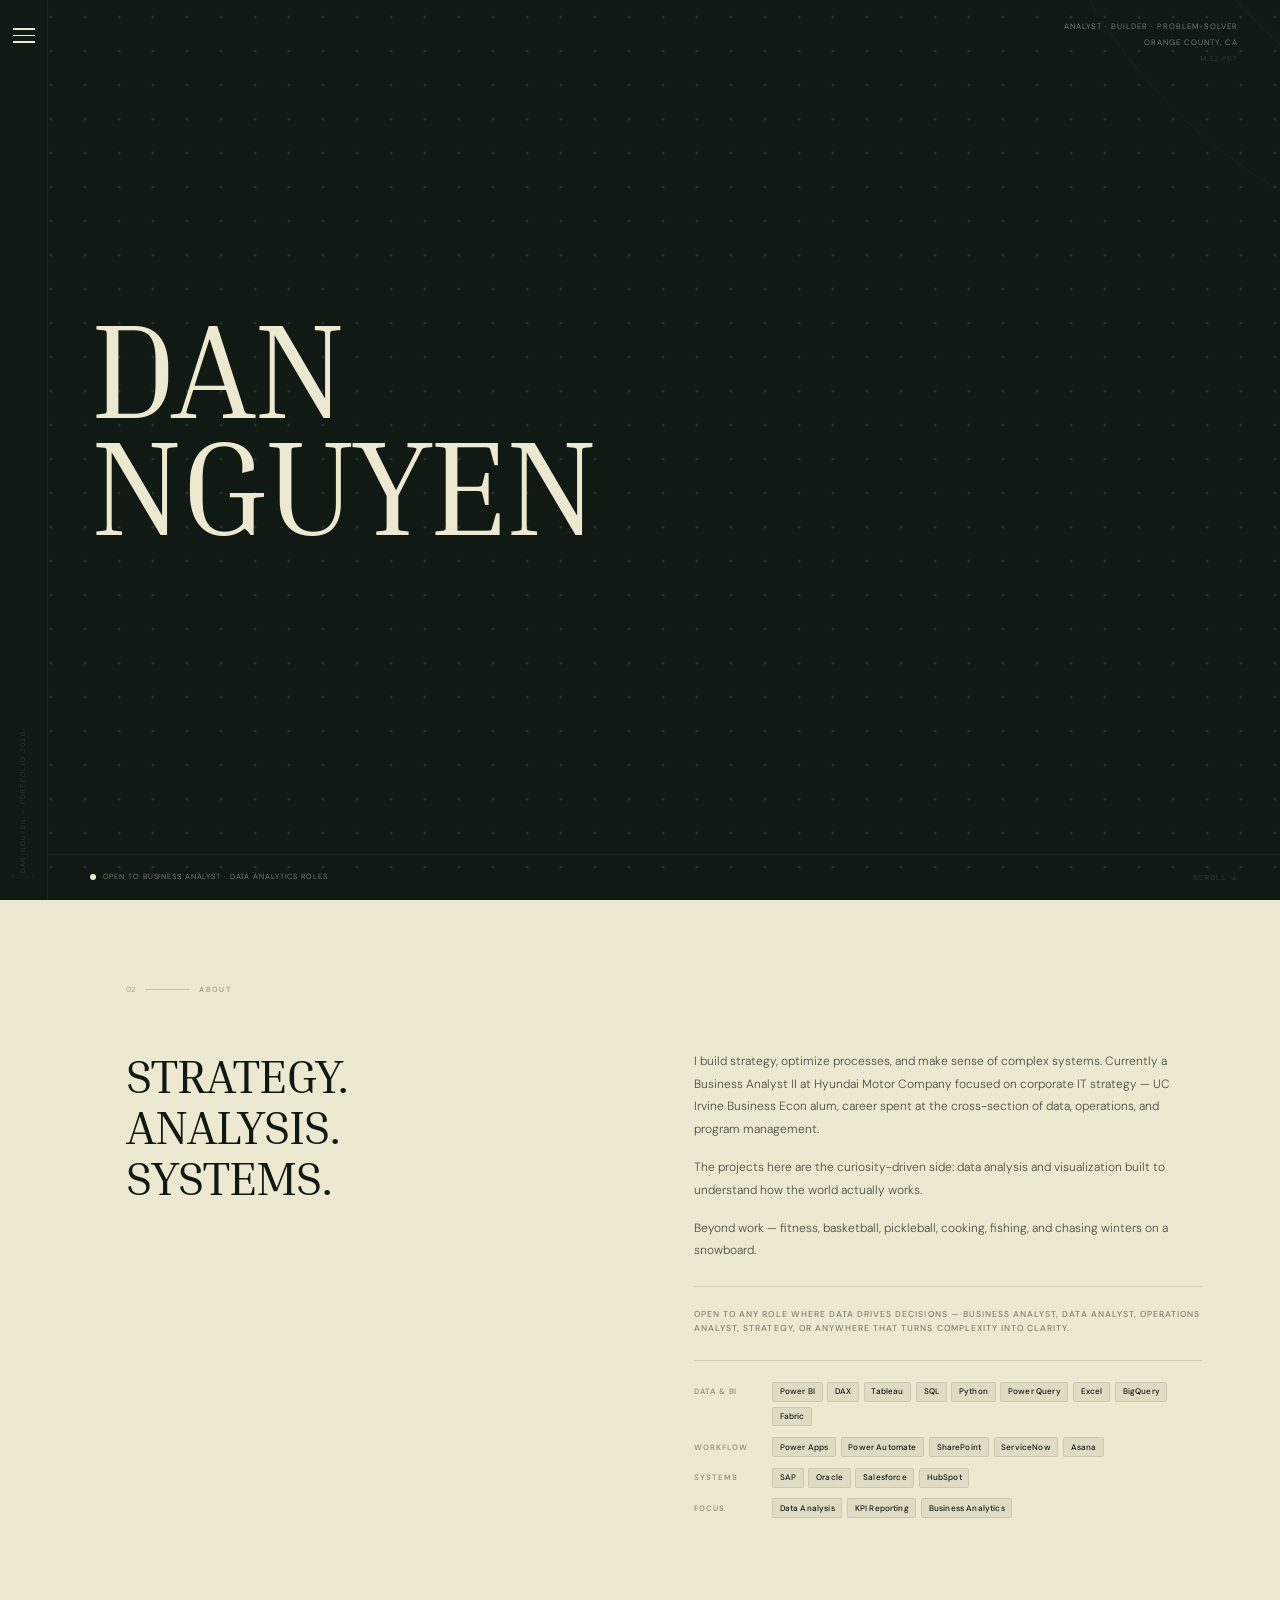
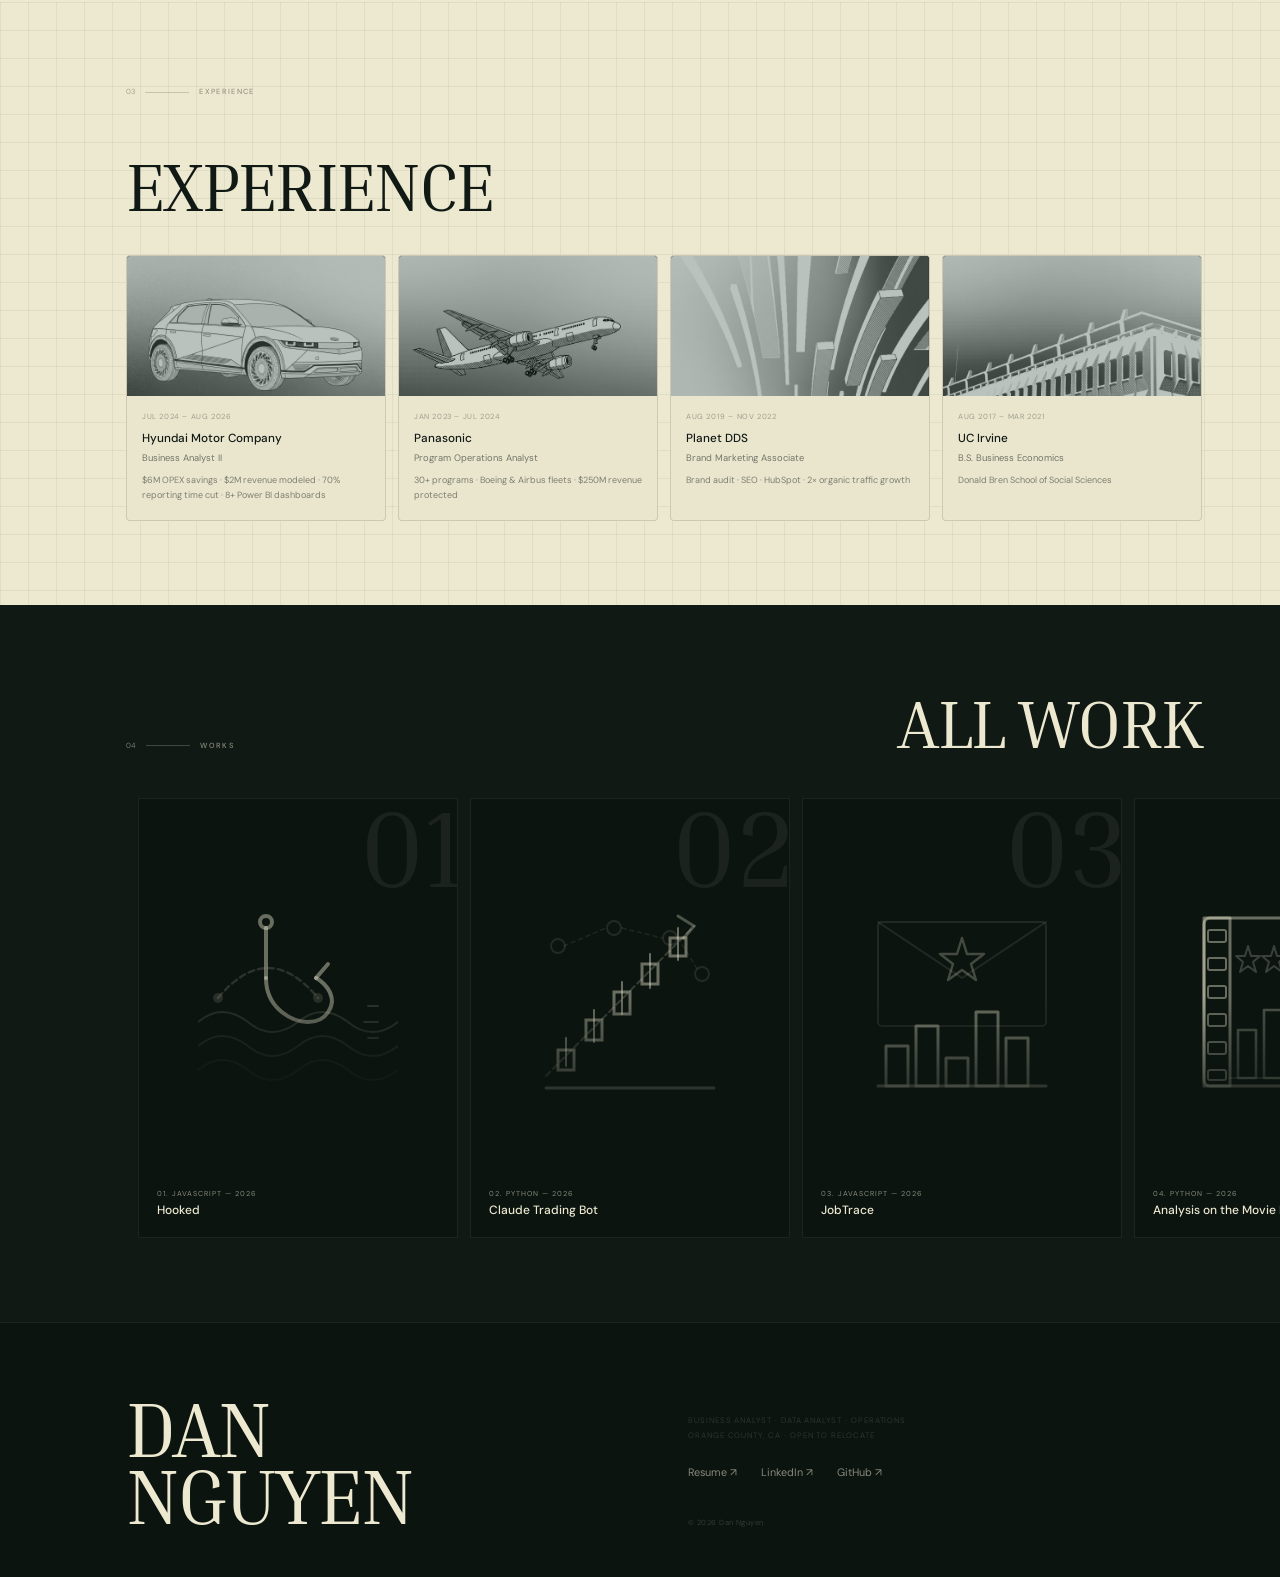
<file: index.html>
<!DOCTYPE html>
<html lang="en">
<head>
  <meta charset="UTF-8">
  <meta name="viewport" content="width=device-width, initial-scale=1.0">
  <title>Dan Nguyen</title>
  <link rel="icon" type="image/svg+xml" href="favicon.svg">
  <link rel="preconnect" href="https://fonts.googleapis.com">
  <link rel="preconnect" href="https://fonts.gstatic.com" crossorigin>
  <link href="https://fonts.googleapis.com/css2?family=Inria+Serif:ital,wght@0,300;0,400;0,700;1,300;1,400;1,700&family=DM+Sans:opsz,wght@9..40,300;9..40,400;9..40,500;9..40,600&display=swap" rel="stylesheet">
  <link rel="stylesheet" href="style.css">
</head>
<body>

  <div id="scroll-progress"></div>
  <div id="cursor-dot"></div>
  <div id="cursor-ring"></div>

  <!-- RAIL (contains hamburger) -->
  <div class="rail">
    <button class="menu-btn" id="menu-btn" aria-label="Open menu">
      <span></span>
      <span></span>
      <span></span>
    </button>
    <span class="rail-text">DAN NGUYEN — PORTFOLIO 2026</span>
    <span class="rail-copy">© 2026</span>
  </div>

  <!-- MENU OVERLAY -->
  <div class="menu-overlay" id="menu-overlay">
    <button class="menu-close" id="menu-close">Close</button>
    <nav class="menu-nav">
      <a href="#hero"       class="menu-item" data-close><span class="menu-n">01.</span><span class="menu-label">Home</span></a>
      <a href="#about"      class="menu-item" data-close><span class="menu-n">02.</span><span class="menu-label">About</span></a>
      <a href="#experience" class="menu-item" data-close><span class="menu-n">03.</span><span class="menu-label">Experience</span></a>
      <a href="#works"      class="menu-item" data-close><span class="menu-n">04.</span><span class="menu-label">Works</span></a>
      <a href="#contact"    class="menu-item" data-close><span class="menu-n">05.</span><span class="menu-label">Contact</span></a>
    </nav>
    <div class="menu-foot">
      <a href="resume.pdf" target="_blank" rel="noopener">Resume &nearr;</a>
      <a href="https://www.linkedin.com/in/danmnguyen/" target="_blank" rel="noopener">LinkedIn &nearr;</a>
      <a href="https://github.com/dannguyen0" target="_blank" rel="noopener">GitHub &nearr;</a>
    </div>
  </div>

  <!-- HERO -->
  <section class="hero" id="hero">
    <canvas id="hero-canvas" aria-hidden="true"></canvas>
    <!-- decorative rings top-right -->
    <svg class="hero-rings" viewBox="0 0 700 700" fill="none" aria-hidden="true">
      <circle cx="700" cy="0" r="200" stroke="rgba(237,233,208,0.06)" stroke-width="1"/>
      <circle cx="700" cy="0" r="300" stroke="rgba(237,233,208,0.05)" stroke-width="1"/>
      <circle cx="700" cy="0" r="400" stroke="rgba(237,233,208,0.04)" stroke-width="1"/>
      <circle cx="700" cy="0" r="520" stroke="rgba(237,233,208,0.03)" stroke-width="1"/>
      <!-- cross-hair accent -->
      <line x1="580" y1="120" x2="620" y2="120" stroke="rgba(237,233,208,0.1)" stroke-width="0.75"/>
      <line x1="600" y1="100" x2="600" y2="140" stroke="rgba(237,233,208,0.1)" stroke-width="0.75"/>
    </svg>
    <div class="hero-corner">
      <p>Analyst &middot; Builder &middot; Problem-Solver</p>
      <p>Orange County, CA</p>
      <p id="hero-time">--:-- PDT</p>
    </div>
    <div class="hero-name">
      <h1>Dan<br>Nguyen</h1>
    </div>
    <div class="hero-foot">
      <div class="avail">
        <span class="avail-dot"></span>
        <span>Open to Business Analyst &middot; Data Analytics roles</span>
      </div>
      <span class="scroll-cue">Scroll &darr;</span>
    </div>
  </section>

  <!-- ABOUT -->
  <section class="section about-section" id="about">
    <div class="sec-in">
      <div class="sec-lbl reveal">
        <span class="sec-n">02</span>
        <span class="sec-hr"></span>
        <span class="sec-word">About</span>
      </div>
      <div class="about-grid">
        <h2 class="about-head reveal">Strategy.<br>Analysis.<br>Systems.</h2>
        <div class="about-copy">
          <p class="reveal rv1">I build strategy, optimize processes, and make sense of complex systems. Currently a Business Analyst II at Hyundai Motor Company focused on corporate IT strategy — UC Irvine Business Econ alum, career spent at the cross-section of data, operations, and program management.</p>
          <p class="reveal rv2">The projects here are the curiosity-driven side: data analysis and visualization built to understand how the world actually works.</p>
          <p class="reveal rv3">Beyond work — fitness, basketball, pickleball, cooking, fishing, and chasing winters on a snowboard.</p>
          <div class="about-roles reveal rv3">
            <p>Open to any role where data drives decisions — Business Analyst, Data Analyst, Operations Analyst, Strategy, or anywhere that turns complexity into clarity.</p>
          </div>
          <div class="skills-block reveal rv3">
            <div class="skill-row">
              <span class="skill-cat">Data & BI</span>
              <div class="skill-tags">
                <span>Power BI</span><span>DAX</span><span>Tableau</span><span>SQL</span><span>Python</span><span>Power Query</span><span>Excel</span><span>BigQuery</span><span>Fabric</span>
              </div>
            </div>
            <div class="skill-row">
              <span class="skill-cat">Workflow</span>
              <div class="skill-tags">
                <span>Power Apps</span><span>Power Automate</span><span>SharePoint</span><span>ServiceNow</span><span>Asana</span>
              </div>
            </div>
            <div class="skill-row">
              <span class="skill-cat">Systems</span>
              <div class="skill-tags">
                <span>SAP</span><span>Oracle</span><span>Salesforce</span><span>HubSpot</span>
              </div>
            </div>
            <div class="skill-row">
              <span class="skill-cat">Focus</span>
              <div class="skill-tags">
                <span>Data Analysis</span><span>KPI Reporting</span><span>Business Analytics</span>
              </div>
            </div>
          </div>
        </div>
      </div>
    </div>
  </section>

  <!-- EXPERIENCE -->
  <section class="section exp-section" id="experience">
    <div class="sec-in">
      <div class="sec-lbl reveal">
        <span class="sec-n">03</span>
        <span class="sec-hr"></span>
        <span class="sec-word">Experience</span>
      </div>
      <h2 class="exp-title-big reveal">EXPERIENCE</h2>
      <div class="exp-cards">
        <div class="exp-card reveal">
          <div class="exp-img"><img src="hyundai.png" alt="Hyundai Motor Company"></div>
          <div class="exp-info">
            <span class="exp-date">Jul 2024 &ndash; Aug 2026</span>
            <p class="exp-co">Hyundai Motor Company</p>
            <p class="exp-role">Business Analyst II</p>
            <p class="exp-note">$6M OPEX savings &middot; $2M revenue modeled &middot; 70% reporting time cut &middot; 8+ Power BI dashboards</p>
          </div>
        </div>
        <div class="exp-card reveal rv1">
          <div class="exp-img"><img src="panasonic.png" alt="Panasonic"></div>
          <div class="exp-info">
            <span class="exp-date">Jan 2023 &ndash; Jul 2024</span>
            <p class="exp-co">Panasonic</p>
            <p class="exp-role">Program Operations Analyst</p>
            <p class="exp-note">30+ programs &middot; Boeing &amp; Airbus fleets &middot; $250M revenue protected</p>
          </div>
        </div>
        <div class="exp-card reveal rv2">
          <div class="exp-img"><img src="planetdds.png" alt="Planet DDS"></div>
          <div class="exp-info">
            <span class="exp-date">Aug 2019 &ndash; Nov 2022</span>
            <p class="exp-co">Planet DDS</p>
            <p class="exp-role">Brand Marketing Associate</p>
            <p class="exp-note">Brand audit &middot; SEO &middot; HubSpot &middot; 2&times; organic traffic growth</p>
          </div>
        </div>
        <div class="exp-card reveal rv3">
          <div class="exp-img"><img src="uci.png" alt="UC Irvine"></div>
          <div class="exp-info">
            <span class="exp-date">Aug 2017 &ndash; Mar 2021</span>
            <p class="exp-co">UC Irvine</p>
            <p class="exp-role">B.S. Business Economics</p>
            <p class="exp-note">Donald Bren School of Social Sciences</p>
          </div>
        </div>
      </div>
    </div>
  </section>

  <!-- WORKS -->
  <section class="works-section" id="works">
    <div class="works-hdr">
      <div class="works-hdr-lbl">
        <span class="sec-n" style="color:var(--cream-d)">04</span>
        <span class="sec-hr"></span>
        <span class="sec-word" style="color:var(--cream-d)">Works</span>
      </div>
      <h2 class="works-title-big reveal">ALL WORK</h2>
    </div>
    <div class="works-track-wrap" id="works-track-wrap">
      <div class="works-track" id="works-track"></div>
    </div>
  </section>

  <!-- FOOTER / CONTACT -->
  <footer class="site-footer" id="contact">
    <div class="foot-in">
      <p class="foot-name reveal">Dan<br>Nguyen</p>
      <div class="foot-right">
        <p class="foot-sub reveal">Business Analyst &middot; Data Analyst &middot; Operations<br>Orange County, CA &middot; Open to relocate</p>
        <div class="foot-links reveal rv1">
          <a href="resume.pdf" target="_blank" rel="noopener">Resume &nearr;</a>
          <a href="https://www.linkedin.com/in/danmnguyen/" target="_blank" rel="noopener">LinkedIn &nearr;</a>
          <a href="https://github.com/dannguyen0" target="_blank" rel="noopener">GitHub &nearr;</a>
        </div>
        <p class="foot-copy reveal rv2">&copy; 2026 Dan Nguyen</p>
      </div>
    </div>
  </footer>

  <script src="projects.js"></script>
  <script>
    /* ── Illustrated compositions — layered editorial art ──── */
    const ICONS = {

      /* HOOKED — waves + hook descending + sun arc + tide marks */
      hook: '<svg viewBox="0 0 100 100" fill="none" stroke="currentColor" stroke-linecap="round" stroke-linejoin="round">'
        + '<path d="M0 60 Q12 50 25 60 Q37 70 50 60 Q62 50 75 60 Q87 70 100 60" stroke-width="1" stroke-opacity="0.3"/>'
        + '<path d="M0 72 Q12 62 25 72 Q37 82 50 72 Q62 62 75 72 Q87 82 100 72" stroke-width="1" stroke-opacity="0.22"/>'
        + '<path d="M0 84 Q12 74 25 84 Q37 94 50 84 Q62 74 75 84 Q87 94 100 84" stroke-width="1" stroke-opacity="0.15"/>'
        + '<path d="M10 48 Q35 18 60 48" stroke-width="1.2" stroke-opacity="0.35" stroke-dasharray="3 2"/>'
        + '<circle cx="10" cy="48" r="2.5" fill="currentColor" fill-opacity="0.3" stroke-width="0"/>'
        + '<circle cx="60" cy="48" r="2.5" fill="currentColor" fill-opacity="0.3" stroke-width="0"/>'
        + '<line x1="85" y1="52" x2="90" y2="52" stroke-width="1" stroke-opacity="0.35"/>'
        + '<line x1="83" y1="60" x2="90" y2="60" stroke-width="1" stroke-opacity="0.35"/>'
        + '<line x1="85" y1="68" x2="90" y2="68" stroke-width="1" stroke-opacity="0.35"/>'
        + '<circle cx="34" cy="10" r="3" stroke-width="2"/>'
        + '<line x1="34" y1="13" x2="34" y2="38" stroke-width="2"/>'
        + '<path d="M34 38 C34 54 48 60 55 60 C66 60 67 50 67 50 C67 42 59 38 59 38" stroke-width="2"/>'
        + '<line x1="59" y1="38" x2="65" y2="31" stroke-width="2"/>'
        + '</svg>',

      /* TRADING BOT — AI circuit nodes + candlesticks + trend arrow */
      bot: '<svg viewBox="0 0 100 100" fill="none" stroke="currentColor" stroke-linecap="round">'
        + '<circle cx="14" cy="22" r="3.5" stroke-width="1" stroke-opacity="0.25"/>'
        + '<circle cx="42" cy="13" r="3.5" stroke-width="1" stroke-opacity="0.25"/>'
        + '<circle cx="70" cy="18" r="3.5" stroke-width="1" stroke-opacity="0.25"/>'
        + '<circle cx="86" cy="36" r="3.5" stroke-width="1" stroke-opacity="0.25"/>'
        + '<line x1="17" y1="22" x2="38" y2="13" stroke-width="0.75" stroke-opacity="0.2" stroke-dasharray="2 2"/>'
        + '<line x1="46" y1="13" x2="66" y2="18" stroke-width="0.75" stroke-opacity="0.2" stroke-dasharray="2 2"/>'
        + '<line x1="74" y1="18" x2="84" y2="34" stroke-width="0.75" stroke-opacity="0.2" stroke-dasharray="2 2"/>'
        + '<line x1="8" y1="93" x2="92" y2="93" stroke-width="1.5"/>'
        + '<line x1="18" y1="68" x2="18" y2="82"/><rect x="14" y="74" width="8" height="10" stroke-width="1.5"/>'
        + '<line x1="32" y1="54" x2="32" y2="70"/><rect x="28" y="59" width="8" height="10" stroke-width="1.5"/>'
        + '<line x1="46" y1="40" x2="46" y2="56"/><rect x="42" y="45" width="8" height="11" stroke-width="1.5"/>'
        + '<line x1="60" y1="26" x2="60" y2="43"/><rect x="56" y="31" width="8" height="10" stroke-width="1.5"/>'
        + '<line x1="74" y1="13" x2="74" y2="29"/><rect x="70" y="18" width="8" height="9" stroke-width="1.5"/>'
        + '<line x1="8" y1="87" x2="82" y2="12" stroke-width="1" stroke-dasharray="3 2" stroke-opacity="0.45"/>'
        + '<polyline points="74,7 82,12 77,18" stroke-width="1.5" stroke-opacity="0.7"/>'
        + '</svg>',

      /* JOBTRACE — envelope + pipeline bars + outcome star */
      chart: '<svg viewBox="0 0 100 100" fill="none" stroke="currentColor" stroke-linecap="round" stroke-linejoin="round">'
        + '<rect x="8" y="10" width="84" height="52" rx="2" stroke-width="1" stroke-opacity="0.22"/>'
        + '<polyline points="8,10 50,38 92,10" stroke-width="1" stroke-opacity="0.22"/>'
        + '<line x1="8" y1="92" x2="92" y2="92" stroke-width="1.5"/>'
        + '<rect x="12" y="72" width="11" height="20" stroke-width="1.5"/>'
        + '<rect x="27" y="62" width="11" height="30" stroke-width="1.5"/>'
        + '<rect x="42" y="78" width="11" height="14" stroke-width="1.5"/>'
        + '<rect x="57" y="55" width="11" height="37" stroke-width="1.5"/>'
        + '<rect x="72" y="68" width="11" height="24" stroke-width="1.5"/>'
        + '<polygon points="50,18 52.5,26 61,26 54.5,31 57,39 50,34 43,39 45.5,31 39,26 47.5,26" stroke-width="1.2" stroke-opacity="0.6"/>'
        + '</svg>',

      /* MOVIE ANALYSIS — film strip + bar chart inside + star ratings */
      movie: '<svg viewBox="0 0 100 100" fill="none" stroke="currentColor" stroke-linecap="round" stroke-linejoin="round">'
        + '<rect x="5" y="8" width="90" height="84" rx="3" stroke-width="1.5"/>'
        + '<rect x="5" y="8" width="13" height="84" stroke-width="1.5"/>'
        + '<rect x="82" y="8" width="13" height="84" stroke-width="1.5"/>'
        + '<rect x="7" y="14" width="9" height="6" rx="1" stroke-width="1"/>'
        + '<rect x="7" y="28" width="9" height="6" rx="1" stroke-width="1"/>'
        + '<rect x="7" y="42" width="9" height="6" rx="1" stroke-width="1"/>'
        + '<rect x="7" y="56" width="9" height="6" rx="1" stroke-width="1"/>'
        + '<rect x="7" y="70" width="9" height="6" rx="1" stroke-width="1"/>'
        + '<rect x="7" y="84" width="9" height="5" rx="1" stroke-width="1"/>'
        + '<rect x="84" y="14" width="9" height="6" rx="1" stroke-width="1"/>'
        + '<rect x="84" y="28" width="9" height="6" rx="1" stroke-width="1"/>'
        + '<rect x="84" y="42" width="9" height="6" rx="1" stroke-width="1"/>'
        + '<rect x="84" y="56" width="9" height="6" rx="1" stroke-width="1"/>'
        + '<rect x="84" y="70" width="9" height="6" rx="1" stroke-width="1"/>'
        + '<rect x="84" y="84" width="9" height="5" rx="1" stroke-width="1"/>'
        + '<line x1="18" y1="88" x2="82" y2="88" stroke-width="1" stroke-opacity="0.4"/>'
        + '<rect x="22" y="64" width="9" height="24" stroke-width="1.3" stroke-opacity="0.7"/>'
        + '<rect x="35" y="54" width="9" height="34" stroke-width="1.3" stroke-opacity="0.7"/>'
        + '<rect x="48" y="60" width="9" height="28" stroke-width="1.3" stroke-opacity="0.7"/>'
        + '<rect x="61" y="48" width="9" height="40" stroke-width="1.3" stroke-opacity="0.7"/>'
        + '<polygon points="27,22 28.5,27 33,27 29.5,30 31,35 27,32 23,35 24.5,30 21,27 25.5,27" stroke-width="1" stroke-opacity="0.5"/>'
        + '<polygon points="40,22 41.5,27 46,27 42.5,30 44,35 40,32 36,35 37.5,30 34,27 38.5,27" stroke-width="1" stroke-opacity="0.5"/>'
        + '<polygon points="53,22 54.5,27 59,27 55.5,30 57,35 53,32 49,35 50.5,30 47,27 51.5,27" stroke-width="1" stroke-opacity="0.5"/>'
        + '</svg>',

      /* MICHELIN — plate + fork & knife + star center */
      food: '<svg viewBox="0 0 100 100" fill="none" stroke="currentColor" stroke-linecap="round">'
        + '<circle cx="50" cy="50" r="46" stroke-width="1" stroke-opacity="0.18"/>'
        + '<circle cx="50" cy="50" r="38" stroke-width="1.5"/>'
        + '<line x1="22" y1="18" x2="22" y2="82" stroke-width="1.5"/>'
        + '<line x1="17" y1="18" x2="17" y2="32" stroke-width="1.5"/>'
        + '<line x1="27" y1="18" x2="27" y2="32" stroke-width="1.5"/>'
        + '<path d="M17 32 Q22 37 27 32" stroke-width="1.5"/>'
        + '<line x1="78" y1="18" x2="78" y2="82" stroke-width="1.5"/>'
        + '<path d="M78 18 Q85 30 78 46" stroke-width="1.5"/>'
        + '<polygon points="50,30 53.5,42 66,42 56,49 59.5,61 50,54 40.5,61 44,49 34,42 46.5,42" stroke-width="1.5"/>'
        + '</svg>',

      /* MAVEN MARKET — store facade + bar chart inside + price tag */
      store: '<svg viewBox="0 0 100 100" fill="none" stroke="currentColor" stroke-linecap="round">'
        + '<rect x="8" y="34" width="84" height="60" stroke-width="1.5"/>'
        + '<path d="M4 34 L19 10 L81 10 L96 34" stroke-width="1.5"/>'
        + '<line x1="4" y1="34" x2="96" y2="34" stroke-width="1.5"/>'
        + '<line x1="50" y1="34" x2="50" y2="94" stroke-width="1"/>'
        + '<line x1="8" y1="88" x2="92" y2="88" stroke-width="1" stroke-opacity="0.4"/>'
        + '<rect x="14" y="70" width="9" height="18" stroke-width="1.3" stroke-opacity="0.65"/>'
        + '<rect x="26" y="60" width="9" height="28" stroke-width="1.3" stroke-opacity="0.65"/>'
        + '<rect x="38" y="74" width="9" height="14" stroke-width="1.3" stroke-opacity="0.65"/>'
        + '<rect x="56" y="56" width="9" height="32" stroke-width="1.3" stroke-opacity="0.65"/>'
        + '<rect x="68" y="66" width="9" height="22" stroke-width="1.3" stroke-opacity="0.65"/>'
        + '<rect x="80" y="62" width="9" height="26" stroke-width="1.3" stroke-opacity="0.65"/>'
        + '<path d="M66 14 L80 14 L86 21 L80 28 L66 28 Z" stroke-width="1.2" stroke-opacity="0.5"/>'
        + '<circle cx="68" cy="21" r="2" fill="currentColor" fill-opacity="0.4" stroke-width="0"/>'
        + '</svg>',

      /* SPOTIFY CLEANING — vinyl record + EQ bars across it + music note */
      music: '<svg viewBox="0 0 100 100" fill="none" stroke="currentColor" stroke-linecap="round">'
        + '<circle cx="50" cy="50" r="44" stroke-width="1" stroke-opacity="0.18"/>'
        + '<circle cx="50" cy="50" r="36" stroke-width="1" stroke-opacity="0.22"/>'
        + '<circle cx="50" cy="50" r="28" stroke-width="1" stroke-opacity="0.18"/>'
        + '<circle cx="50" cy="50" r="12" stroke-width="1.5" stroke-opacity="0.45"/>'
        + '<circle cx="50" cy="50" r="4" stroke-width="1.5"/>'
        + '<path d="M8 50 Q16 36 24 50 Q32 64 40 50 Q48 36 56 50 Q64 64 72 50 Q80 36 88 50 Q96 64 100 50" stroke-width="1.5" stroke-opacity="0.7"/>'
        + '<line x1="72" y1="16" x2="72" y2="32" stroke-width="1.5" stroke-opacity="0.55"/>'
        + '<line x1="72" y1="16" x2="83" y2="20" stroke-width="1.5" stroke-opacity="0.55"/>'
        + '<ellipse cx="68" cy="34" rx="5" ry="3.5" transform="rotate(-12 68 34)" stroke-width="1.5" stroke-opacity="0.55"/>'
        + '</svg>',

      /* SPOTIFY DASHBOARD — radar chart axes + scatter cloud + play triangle */
      scatter: '<svg viewBox="0 0 100 100" fill="none" stroke="currentColor" stroke-linecap="round">'
        + '<line x1="50" y1="8" x2="50" y2="92" stroke-width="0.75" stroke-opacity="0.2"/>'
        + '<line x1="8" y1="50" x2="92" y2="50" stroke-width="0.75" stroke-opacity="0.2"/>'
        + '<line x1="20" y1="20" x2="80" y2="80" stroke-width="0.75" stroke-opacity="0.2"/>'
        + '<line x1="80" y1="20" x2="20" y2="80" stroke-width="0.75" stroke-opacity="0.2"/>'
        + '<polygon points="50,18 72,30 80,58 60,76 40,76 20,58 28,30" stroke-width="1" stroke-opacity="0.2"/>'
        + '<polygon points="50,30 63,38 68,56 56,66 44,66 32,56 37,38" stroke-width="1" stroke-opacity="0.25"/>'
        + '<circle cx="28" cy="74" r="2.5" stroke-width="1.5"/>'
        + '<circle cx="36" cy="62" r="2.5" stroke-width="1.5"/>'
        + '<circle cx="34" cy="68" r="2.5" stroke-width="1.5"/>'
        + '<circle cx="50" cy="44" r="2.5" stroke-width="1.5"/>'
        + '<circle cx="58" cy="34" r="2.5" stroke-width="1.5"/>'
        + '<circle cx="66" cy="24" r="2.5" stroke-width="1.5"/>'
        + '<circle cx="72" cy="18" r="2.5" stroke-width="1.5"/>'
        + '<line x1="22" y1="82" x2="80" y2="14" stroke-width="1" stroke-dasharray="3 2" stroke-opacity="0.4"/>'
        + '<polygon points="43,44 57,50 43,56" stroke-width="1.2" stroke-opacity="0.35"/>'
        + '</svg>',

      /* WORLD POPULATION — globe wireframe + density dot clusters + arrows */
      globe: '<svg viewBox="0 0 100 100" fill="none" stroke="currentColor" stroke-linecap="round">'
        + '<circle cx="50" cy="50" r="44" stroke-width="1.5"/>'
        + '<ellipse cx="50" cy="50" rx="22" ry="44" stroke-width="1"/>'
        + '<line x1="6" y1="50" x2="94" y2="50" stroke-width="1"/>'
        + '<path d="M13 28 Q50 21 87 28" stroke-width="1"/>'
        + '<path d="M13 72 Q50 79 87 72" stroke-width="1"/>'
        + '<ellipse cx="50" cy="50" rx="44" ry="15" stroke-width="1"/>'
        + '<circle cx="57" cy="34" r="2" fill="currentColor" fill-opacity="0.5" stroke-width="0"/>'
        + '<circle cx="63" cy="36" r="2" fill="currentColor" fill-opacity="0.5" stroke-width="0"/>'
        + '<circle cx="60" cy="40" r="2" fill="currentColor" fill-opacity="0.5" stroke-width="0"/>'
        + '<circle cx="54" cy="42" r="2" fill="currentColor" fill-opacity="0.5" stroke-width="0"/>'
        + '<circle cx="68" cy="32" r="2" fill="currentColor" fill-opacity="0.35" stroke-width="0"/>'
        + '<circle cx="48" cy="48" r="2" fill="currentColor" fill-opacity="0.3" stroke-width="0"/>'
        + '<circle cx="42" cy="52" r="2" fill="currentColor" fill-opacity="0.3" stroke-width="0"/>'
        + '<line x1="30" y1="60" x2="42" y2="50" stroke-width="1" stroke-opacity="0.4" stroke-dasharray="2 2"/>'
        + '<polyline points="38,48 42,50 40,54" stroke-width="1" stroke-opacity="0.4"/>'
        + '</svg>',

      /* AIRLINE — seat grid (cabin rows) + flight arc + airplane + smiley score */
      plane: '<svg viewBox="0 0 100 100" fill="none" stroke="currentColor" stroke-linecap="round">'
        + '<rect x="8" y="54" width="8" height="6" rx="1" stroke-width="1" stroke-opacity="0.28"/>'
        + '<rect x="8" y="64" width="8" height="6" rx="1" stroke-width="1" stroke-opacity="0.28"/>'
        + '<rect x="8" y="74" width="8" height="6" rx="1" stroke-width="1" stroke-opacity="0.28"/>'
        + '<rect x="8" y="84" width="8" height="6" rx="1" stroke-width="1" stroke-opacity="0.28"/>'
        + '<rect x="18" y="54" width="8" height="6" rx="1" stroke-width="1" stroke-opacity="0.28"/>'
        + '<rect x="18" y="64" width="8" height="6" rx="1" stroke-width="1" stroke-opacity="0.28"/>'
        + '<rect x="18" y="74" width="8" height="6" rx="1" stroke-width="1" stroke-opacity="0.28"/>'
        + '<rect x="18" y="84" width="8" height="6" rx="1" stroke-width="1" stroke-opacity="0.28"/>'
        + '<rect x="28" y="54" width="8" height="6" rx="1" stroke-width="1" stroke-opacity="0.2"/>'
        + '<rect x="28" y="64" width="8" height="6" rx="1" stroke-width="1" stroke-opacity="0.2"/>'
        + '<rect x="28" y="74" width="8" height="6" rx="1" stroke-width="1" stroke-opacity="0.2"/>'
        + '<path d="M46 94 Q68 46 92 26" stroke-width="1.5" stroke-opacity="0.5"/>'
        + '<circle cx="62" cy="66" r="2.5" stroke-width="1.5" stroke-opacity="0.55"/>'
        + '<circle cx="78" cy="44" r="2.5" stroke-width="1.5" stroke-opacity="0.55"/>'
        + '<g transform="translate(88,22) rotate(-40)">'
        + '<path d="M0,-7 L-2.5,0 L-12,4 L-12,7 L-2.5,4 L-2,10 L-4,12 L-4,14 L0,13 L4,14 L4,12 L2,10 L2.5,4 L12,7 L12,4 L2.5,0 Z" stroke-width="1.3"/>'
        + '</g>'
        + '<circle cx="24" cy="24" r="13" stroke-width="1.5"/>'
        + '<circle cx="20" cy="21" r="2" fill="currentColor" fill-opacity="0.5" stroke-width="0"/>'
        + '<circle cx="28" cy="21" r="2" fill="currentColor" fill-opacity="0.5" stroke-width="0"/>'
        + '<path d="M19 27 Q24 32 29 27" stroke-width="1.5"/>'
        + '</svg>'
    };

    /* ── Render Works ───────────────────────────────────── */
    function renderWorks() {
      const track = document.getElementById('works-track');
      track.innerHTML = PROJECTS.map((p, i) => {
        const num = String(i + 1).padStart(2, '0');
        const cat = p.tags[0] || 'Analysis';
        const icon = ICONS[p.icon] || ICONS.chart;
        return '<div class="work-card">'
          + '<div class="work-bg-num">' + num + '</div>'
          + '<div class="work-icon-lg">' + icon + '</div>'
          + '<div class="work-grad"></div>'
          + '<div class="work-info">'
          + '<p class="work-cat">' + num + '. ' + cat + ' &mdash; 2026</p>'
          + '<h3 class="work-ttl">' + p.title + '</h3>'
          + '</div>'
          + '<div class="work-hover">'
          + '<p class="work-hover-cat">' + cat + '</p>'
          + '<p class="work-hover-title">' + p.title + '</p>'
          + '<p class="work-hover-desc">' + p.description + '</p>'
          + (p.link ? '<a class="work-hover-link" href="' + p.link + '" target="_blank" rel="noopener">View Project &nearr;</a>' : '')
          + '</div></div>';
      }).join('');

      /* stagger work cards as they enter viewport */
      const cards = track.querySelectorAll('.work-card');
      const cardObs = new IntersectionObserver(entries => {
        entries.forEach((e, _) => {
          if (e.isIntersecting) {
            const idx = Array.from(cards).indexOf(e.target);
            setTimeout(() => e.target.classList.add('card-visible'), idx * 60);
            cardObs.unobserve(e.target);
          }
        });
      }, { threshold: 0.05 });
      cards.forEach(c => cardObs.observe(c));
    }
    renderWorks();

    /* ── Drag-to-scroll ─────────────────────────────────── */
    const trackWrap = document.getElementById('works-track-wrap');
    let isDragging = false, startX = 0, scrollLeft = 0;
    trackWrap.addEventListener('mousedown', e => { isDragging = true; startX = e.pageX - trackWrap.offsetLeft; scrollLeft = trackWrap.scrollLeft; });
    trackWrap.addEventListener('mouseleave', () => isDragging = false);
    trackWrap.addEventListener('mouseup',    () => isDragging = false);
    trackWrap.addEventListener('mousemove',  e => { if (!isDragging) return; e.preventDefault(); trackWrap.scrollLeft = scrollLeft - (e.pageX - trackWrap.offsetLeft - startX) * 1.2; });

    /* ── Menu ───────────────────────────────────────────── */
    const overlay = document.getElementById('menu-overlay');
    document.getElementById('menu-btn').addEventListener('click', () => { overlay.classList.add('open'); document.body.style.overflow = 'hidden'; });
    function closeMenu() { overlay.classList.remove('open'); document.body.style.overflow = ''; }
    document.getElementById('menu-close').addEventListener('click', closeMenu);
    document.querySelectorAll('[data-close]').forEach(el => el.addEventListener('click', closeMenu));

    /* ── Scroll reveal ──────────────────────────────────── */
    const ro = new IntersectionObserver(entries => {
      entries.forEach(e => { if (e.isIntersecting) { e.target.classList.add('in-view'); ro.unobserve(e.target); } });
    }, { threshold: 0.1 });
    document.querySelectorAll('.reveal').forEach(el => ro.observe(el));

    /* ── Scroll animations (progress + hero parallax) ───── */
    const prog = document.getElementById('scroll-progress');
    const heroName = document.querySelector('.hero-name');
    let ticking = false;
    window.addEventListener('scroll', () => {
      if (ticking) return;
      requestAnimationFrame(() => {
        const pct = window.scrollY / (document.body.scrollHeight - window.innerHeight);
        prog.style.transform = 'scaleX(' + pct + ')';
        if (heroName && window.scrollY < window.innerHeight) {
          heroName.style.transform = 'translateY(' + (window.scrollY * 0.28) + 'px)';
        }
        ticking = false;
      });
      ticking = true;
    });

    /* ── Hero dot-grid with mouse repulsion ─────────────── */
    (function() {
      const canvas = document.getElementById('hero-canvas');
      if (!canvas) return;
      const ctx = canvas.getContext('2d');
      const SPACING = 34, RADIUS = 63, STRENGTH = 0.38, DAMP = 0.78, RETURN = 0.08;
      const DOT_R = 1.5, DOT_ALPHA = 0.12;
      let dots = [], mouse = { x: -9999, y: -9999 }, raf;

      function buildGrid() {
        dots = [];
        const w = canvas.width, h = canvas.height;
        for (let x = SPACING / 2; x < w; x += SPACING) {
          for (let y = SPACING / 2; y < h; y += SPACING) {
            dots.push({ ox: x, oy: y, x, y, vx: 0, vy: 0 });
          }
        }
      }

      function resize() {
        const hero = canvas.parentElement;
        canvas.width = hero.offsetWidth;
        canvas.height = hero.offsetHeight;
        buildGrid();
      }

      function draw() {
        ctx.clearRect(0, 0, canvas.width, canvas.height);
        ctx.fillStyle = 'rgba(237,233,208,' + DOT_ALPHA + ')';
        let moved = false;
        for (const d of dots) {
          const dx = d.x - mouse.x, dy = d.y - mouse.y;
          const dist = Math.sqrt(dx * dx + dy * dy);
          if (dist < RADIUS && dist > 0) {
            const force = (1 - dist / RADIUS) * STRENGTH;
            d.vx += (dx / dist) * force * 18;
            d.vy += (dy / dist) * force * 18;
          }
          d.vx += (d.ox - d.x) * RETURN;
          d.vy += (d.oy - d.y) * RETURN;
          d.vx *= DAMP; d.vy *= DAMP;
          d.x += d.vx; d.y += d.vy;
          if (Math.abs(d.x - d.ox) > 0.05 || Math.abs(d.y - d.oy) > 0.05) moved = true;
          ctx.beginPath();
          ctx.arc(d.x, d.y, DOT_R, 0, Math.PI * 2);
          ctx.fill();
        }
        raf = requestAnimationFrame(draw);
      }

      window.addEventListener('resize', resize);
      canvas.parentElement.addEventListener('mousemove', e => {
        const r = canvas.getBoundingClientRect();
        mouse.x = e.clientX - r.left;
        mouse.y = e.clientY - r.top;
      });
      canvas.parentElement.addEventListener('mouseleave', () => { mouse.x = -9999; mouse.y = -9999; });
      resize();
      draw();
    })();

    /* ── Custom cursor ───────────────────────────────────── */
    (function() {
      const dot = document.getElementById('cursor-dot');
      const ring = document.getElementById('cursor-ring');
      if (!dot || !ring) return;
      let mx = -100, my = -100, rx = -100, ry = -100;
      document.addEventListener('mousemove', e => { mx = e.clientX; my = e.clientY; });
      document.addEventListener('mouseleave', () => document.body.classList.add('cursor-hidden'));
      document.addEventListener('mouseenter', () => document.body.classList.remove('cursor-hidden'));
      const hoverEls = 'a, button, .work-card, [role="button"]';
      document.querySelectorAll(hoverEls).forEach(el => {
        el.addEventListener('mouseenter', () => document.body.classList.add('cursor-hover'));
        el.addEventListener('mouseleave', () => document.body.classList.remove('cursor-hover'));
      });
      (function loop() {
        dot.style.left = mx + 'px'; dot.style.top = my + 'px';
        rx += (mx - rx) * 0.22; ry += (my - ry) * 0.22;
        ring.style.left = rx + 'px'; ring.style.top = ry + 'px';
        requestAnimationFrame(loop);
      })();
    })();

    /* ── Live clock ─────────────────────────────────────── */
    function tick() {
      const t = new Date().toLocaleTimeString('en-US', { timeZone: 'America/Los_Angeles', hour: '2-digit', minute: '2-digit', hour12: false });
      const el = document.getElementById('hero-time');
      if (el) el.textContent = t + ' PDT';
    }
    tick();
    setInterval(tick, 1000);
  </script>

</body>
</html>
</file>
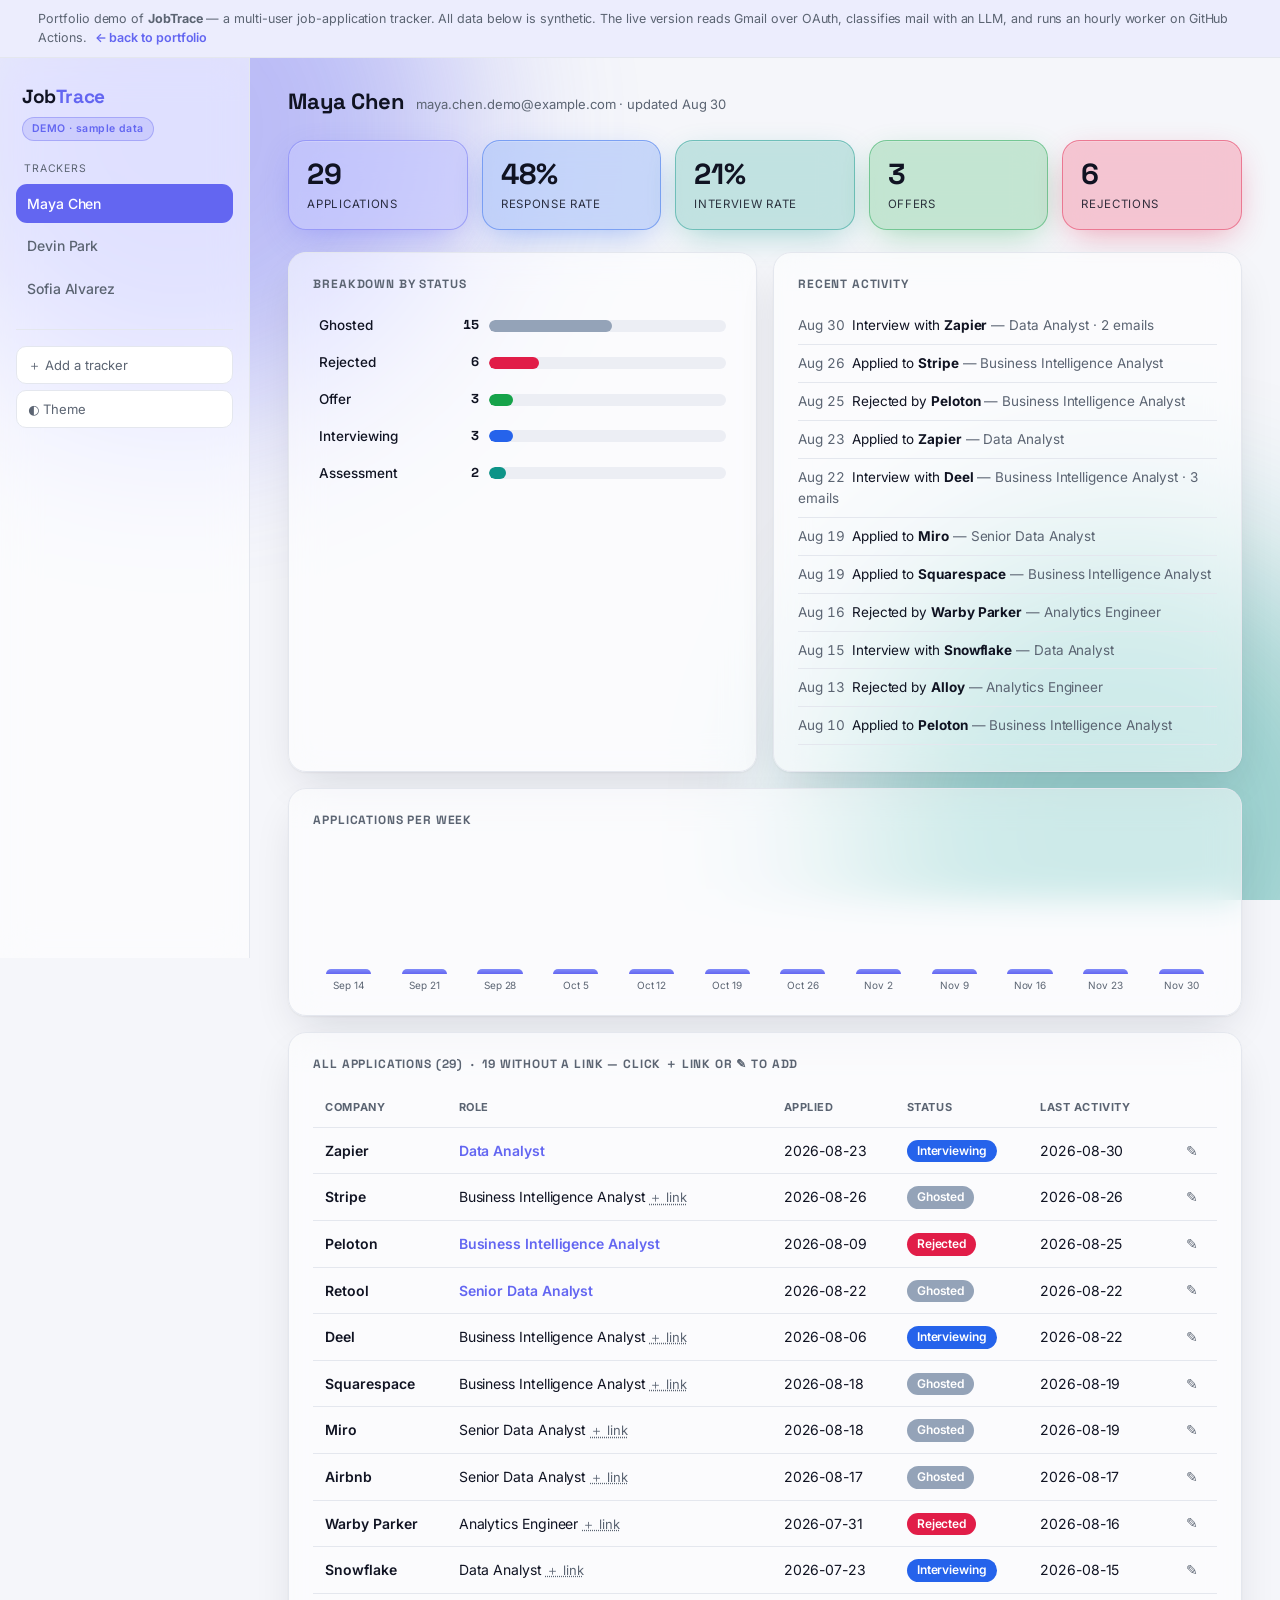
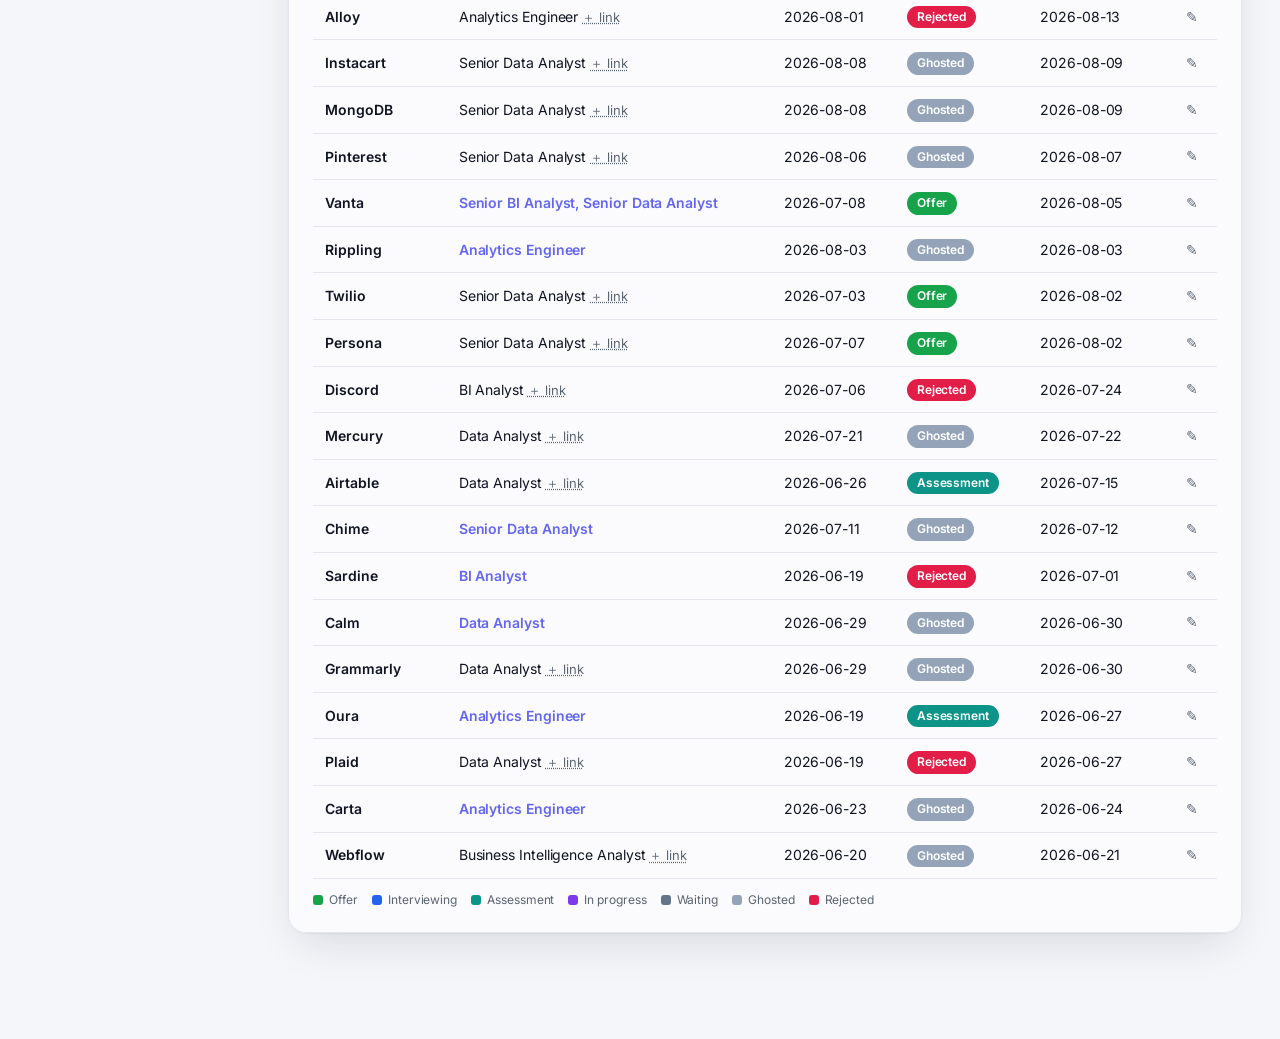
<file: jobtrace-demo/index.html>
<!doctype html>
<html lang="en">
<head>
<meta charset="utf-8">
<meta name="viewport" content="width=device-width, initial-scale=1">
<title>JobTrace — interactive demo</title>
<link rel="preconnect" href="https://fonts.googleapis.com">
<link rel="preconnect" href="https://fonts.gstatic.com" crossorigin>
<link href="https://fonts.googleapis.com/css2?family=Inter:wght@400;450;500;600;700&family=Space+Grotesk:wght@500;600;700&display=swap" rel="stylesheet">
<style>
  :root{
    --bg:#f5f6fa; --ink:#101322; --muted:#5b6472; --border:#e4e7ee;
    --surface:#ffffff; --glass:rgba(255,255,255,.55); --track:#eceef4;
    --shadow:0 1px 2px rgba(16,24,40,.05),0 18px 45px -12px rgba(16,24,40,.14);
  }
  :root[data-theme="dark"]{
    --bg:#0a0c11; --ink:#e8eaf0; --muted:#98a0b0; --border:#20242e;
    --surface:#12151c; --glass:rgba(24,28,38,.5); --track:#191d26;
    --shadow:0 1px 2px rgba(0,0,0,.4),0 24px 55px -14px rgba(0,0,0,.55);
  }
  @media (prefers-color-scheme:dark){
    :root:not([data-theme="light"]){
      --bg:#0a0c11; --ink:#e8eaf0; --muted:#98a0b0; --border:#20242e;
      --surface:#12151c; --glass:rgba(24,28,38,.5); --track:#191d26;
      --shadow:0 1px 2px rgba(0,0,0,.4),0 24px 55px -14px rgba(0,0,0,.55);
    }
  }
  *{box-sizing:border-box}
  body{
    margin:0;background:var(--bg);color:var(--ink);
    font:15px/1.55 'Inter',ui-sans-serif,system-ui,-apple-system,"Segoe UI",Roboto,sans-serif;
    -webkit-font-smoothing:antialiased;letter-spacing:-.005em;
  }
  .bg{position:fixed;inset:0;z-index:-1;overflow:hidden}
  .bg::before,.bg::after{content:"";position:absolute;width:44vw;height:44vw;border-radius:50%;filter:blur(90px);opacity:.4}
  .bg::before{background:#6366f1;top:-12vw;left:-8vw}
  .bg::after{background:#0d9488;bottom:-16vw;right:-10vw}
  a{color:inherit}
  h1,h2,h3,.brand{font-family:'Space Grotesk','Inter',sans-serif;letter-spacing:-.02em}

  .layout{display:grid;grid-template-columns:250px minmax(0,1fr);min-height:100vh}
  .sidebar{
    position:sticky;top:0;height:100vh;overflow-y:auto;padding:22px 16px;
    background:var(--glass);backdrop-filter:blur(18px) saturate(1.3);
    -webkit-backdrop-filter:blur(18px) saturate(1.3);border-right:1px solid var(--border);
  }
  .brand{font-weight:700;font-size:19px;margin:2px 6px 4px}
  .demobadge{margin:0 6px 6px;font-size:10.5px;font-weight:600;letter-spacing:.04em;color:#6366f1;background:color-mix(in srgb,#6366f1 16%,transparent);border:1px solid color-mix(in srgb,#6366f1 35%,transparent);border-radius:999px;padding:3px 9px;display:inline-block}
  .brand b{color:#6366f1}
  .sidelbl{font-size:10.5px;text-transform:uppercase;letter-spacing:.08em;color:var(--muted);margin:14px 8px 6px}
  .nav{display:flex;flex-direction:column;gap:3px}
  .nav a{display:flex;align-items:center;gap:9px;padding:9px 11px;border-radius:11px;text-decoration:none;color:var(--muted);font-weight:500;font-size:14px}
  .nav a:hover{background:var(--track);color:var(--ink)}
  .nav a.on{background:#6366f1;color:#fff}
  .nav a .x{margin-left:auto;opacity:0;font-size:12px;border:0;background:transparent;color:inherit;cursor:pointer;padding:2px 5px;border-radius:6px}
  .nav a:hover .x{opacity:.6}
  .nav a .x:hover{opacity:1;background:rgba(255,255,255,.2)}
  .side-foot{margin-top:20px;padding-top:16px;border-top:1px solid var(--border);display:flex;flex-direction:column;gap:6px}
  .side-foot button,.side-foot a{display:flex;align-items:center;gap:8px;padding:8px 11px;border-radius:10px;border:1px solid var(--border);background:var(--surface);color:var(--muted);font:inherit;font-size:13px;cursor:pointer;text-decoration:none}
  .side-foot button:hover,.side-foot a:hover{color:var(--ink)}

  .demobanner{grid-column:1/-1;background:color-mix(in srgb,#6366f1 12%,var(--surface));border-bottom:1px solid var(--border);padding:9px clamp(18px,3vw,46px);font-size:12.5px;color:var(--muted)}
  .demobanner a{color:#6366f1;text-decoration:none;font-weight:600}
  .demobanner a:hover{text-decoration:underline}
  main{padding:26px clamp(18px,3vw,46px) 90px;min-width:0}
  .phead{display:flex;align-items:baseline;gap:12px;flex-wrap:wrap;margin-bottom:22px}
  .phead h1{font-size:22px;margin:0}
  .phead .sub{color:var(--muted);font-size:13px}

  .metrics{display:grid;grid-template-columns:repeat(5,1fr);gap:14px;margin-bottom:22px}
  .metric{
    --a:#6366f1;position:relative;border-radius:18px;padding:18px 18px 15px;
    background:var(--glass);
    background:color-mix(in srgb,var(--a) 24%,var(--glass));
    border:1px solid var(--border);
    border:1px solid color-mix(in srgb,var(--a) 45%,transparent);
    backdrop-filter:blur(16px) saturate(1.5);-webkit-backdrop-filter:blur(16px) saturate(1.5);
    box-shadow:0 10px 34px -10px color-mix(in srgb,var(--a) 45%,transparent),inset 0 1px 0 rgba(255,255,255,.18);
  }
  .metric .v{font-size:29px;font-weight:700;font-family:'Space Grotesk','Inter';line-height:1}
  .metric .l{font-size:11.5px;text-transform:uppercase;letter-spacing:.06em;margin-top:8px;opacity:.85}
  .metric{cursor:pointer;transition:transform .08s}
  .metric:hover{transform:translateY(-1px)}
  .metric.on{outline:2px solid var(--a);outline-offset:2px}

  .panel{border-radius:18px;padding:22px 24px;margin-bottom:16px;background:var(--glass);border:1px solid var(--border);
    backdrop-filter:blur(16px) saturate(1.2);-webkit-backdrop-filter:blur(16px) saturate(1.2);box-shadow:var(--shadow)}
  .panel h3{margin:0 0 14px;font-size:12px;text-transform:uppercase;letter-spacing:.07em;color:var(--muted)}
  .cols{display:grid;grid-template-columns:1fr 1fr;gap:16px;align-items:start;margin-bottom:16px}
  .cols>.panel{height:520px;display:flex;flex-direction:column;margin-bottom:0}
  .cols>.panel .scroll{flex:1;min-height:0;overflow-y:auto;margin:0 -6px;padding:0 6px}

  .feed{list-style:none;margin:0;padding:0}
  .feed li{padding:8px 0;border-bottom:1px solid var(--border);font-size:13.5px}
  .feed li:last-child{border-bottom:0}
  .feed li.off{opacity:.3}
  .feed li.hit b{color:inherit}
  .feed li.hit .d,.feed li.hit .r{color:inherit;opacity:.7}
  .feed .d{display:inline-block;min-width:50px;color:var(--muted);font-variant-numeric:tabular-nums}
  .feed .r{color:var(--muted)}

  /* status breakdown */
  .fchip{text-transform:none;letter-spacing:0;font-weight:600;color:var(--ink);font-size:12px;background:var(--track);
    border-radius:999px;padding:2px 4px 2px 10px;display:inline-flex;align-items:center;gap:2px;vertical-align:middle}
  .fchip button{border:0;background:transparent;color:var(--muted);cursor:pointer;font-size:12px;padding:2px 6px;border-radius:999px;line-height:1}
  .fchip button:hover{color:var(--ink);background:var(--border)}
  .brow{display:flex;align-items:center;gap:10px;width:100%;border:0;background:transparent;color:inherit;font:inherit;text-align:left;padding:8px 6px;border-radius:9px;cursor:pointer}
  .brow:hover{background:var(--track)}
  .brow.sel{background:var(--track);outline:1px solid var(--border)}
  .brow.dim{opacity:.3}
  .blabel{font-weight:500;font-size:13.5px;min-width:104px;flex:none}
  .bcount{font-weight:700;font-family:'Space Grotesk','Inter';font-variant-numeric:tabular-nums;font-size:13px;min-width:46px;text-align:right}
  .bcount em{font-style:normal;color:var(--muted);font-weight:600}
  .bbar{flex:1;height:12px;border-radius:6px;background:var(--track);overflow:hidden;max-width:320px}
  .bbar span{display:block;height:100%;border-radius:6px}

  .chart{display:flex;align-items:flex-end;gap:5px;height:150px}
  .bw{flex:1;display:flex;flex-direction:column;align-items:center;justify-content:flex-end;height:100%;gap:4px}
  .bc{width:64%;border-radius:5px 5px 0 0;background:linear-gradient(#818cf8,#6366f1);min-height:3px}
  .bl{font-size:10px;color:var(--muted);white-space:nowrap}
  .bv{font-size:11px;color:var(--muted)}

  table{width:100%;border-collapse:collapse;font-size:14px}
  th,td{text-align:left;padding:11px 12px;border-bottom:1px solid var(--border)}
  th{font-size:11px;text-transform:uppercase;letter-spacing:.05em;color:var(--muted);cursor:pointer;white-space:nowrap}
  tbody tr:hover{background:var(--track)}
  td .co{font-weight:600}
  td a.jd{color:#6366f1;text-decoration:none;font-weight:600}
  td a.jd:hover{text-decoration:underline}
  .addlink{border:0;background:transparent;color:var(--muted);cursor:pointer;font:inherit;font-size:13px;padding:0;text-decoration:underline dotted}
  .addlink:hover{color:#6366f1}
  .pill{display:inline-block;padding:2px 10px;border-radius:999px;color:#fff;font-size:12px;font-weight:600;white-space:nowrap}
  .pencil{border:0;background:transparent;cursor:pointer;color:var(--muted);font-size:14px;padding:3px 7px;border-radius:6px}
  .pencil:hover{color:var(--ink);background:var(--track)}
  .tablewrap{overflow-x:auto}

  .legend{display:flex;flex-wrap:wrap;gap:14px;margin-top:12px;font-size:12px;color:var(--muted)}
  .legend span{display:flex;align-items:center;gap:6px}
  .legend i{width:10px;height:10px;border-radius:3px}

  dialog{border:1px solid var(--border);border-radius:16px;background:var(--surface);color:var(--ink);padding:22px;max-width:420px;width:92vw;box-shadow:var(--shadow)}
  dialog::backdrop{background:rgba(0,0,0,.45)}
  dialog h3{margin:0 0 14px;font-size:16px}
  dialog label{display:block;font-size:12.5px;font-weight:600;margin:12px 0 5px;color:var(--muted)}
  dialog input,dialog select{width:100%;padding:9px 11px;border-radius:9px;border:1px solid var(--border);background:var(--bg);color:var(--ink);font:inherit;font-size:14px}
  dialog .row{display:flex;gap:10px;margin-top:18px}
  dialog .row button{flex:1;padding:10px;border-radius:9px;border:1px solid var(--border);font:inherit;font-weight:600;cursor:pointer;background:var(--surface);color:var(--ink)}
  dialog .row button.primary{background:#6366f1;border-color:#6366f1;color:#fff}
  dialog .danger{margin-top:14px;font-size:12.5px;display:flex;align-items:center;gap:6px}
  dialog .danger input{width:auto}
  #toast{position:fixed;bottom:20px;left:50%;transform:translateX(-50%);background:var(--ink);color:var(--bg);padding:10px 16px;border-radius:10px;font-size:13px;opacity:0;transition:opacity .2s;pointer-events:none;z-index:50}
  #toast.show{opacity:.95}
  .empty{padding:60px 20px;text-align:center;color:var(--muted)}

  @media (max-width:860px){
    .layout{grid-template-columns:1fr}
    .sidebar{position:static;height:auto;border-right:0;border-bottom:1px solid var(--border)}
    .metrics{grid-template-columns:repeat(2,1fr)}
    .cols{grid-template-columns:1fr}
  }
</style>
</head>
<body>
<div class="bg"></div>
<div class="layout">
  <div class="demobanner">Portfolio demo of <b>JobTrace</b> — a multi-user job-application tracker. All data below is synthetic. The live version reads Gmail over OAuth, classifies mail with an LLM, and runs an hourly worker on GitHub Actions. &nbsp;<a href="../">← back to portfolio</a></div>
  <aside class="sidebar">
    <div class="brand">Job<b>Trace</b></div>
    <div class="demobadge">DEMO · sample data</div>
    <div class="sidelbl">Trackers</div>
    <nav class="nav" id="nav"></nav>
    <div class="side-foot">
      <button id="addBtn" type="button">＋ Add a tracker</button>
      <button id="themeBtn" type="button">◐ Theme</button>
    </div>
  </aside>
  <main id="main"><div class="empty">Loading…</div></main>
</div>

<dialog id="dlg">
  <h3>Edit — <span id="dlgCo"></span></h3>
  <label>Role / title</label>
  <input id="dlgRole" placeholder="e.g. Senior Data Analyst">
  <label>Job description link</label>
  <input id="dlgLink" placeholder="https://…  (blank to clear)">
  <label>Status override</label>
  <select id="dlgStatus">
    <option value="">— auto —</option>
    <option value="waiting">Waiting</option>
    <option value="in_progress">In progress</option>
    <option value="assessment">Assessment</option>
    <option value="interviewing">Interviewing</option>
    <option value="offer">Offer</option>
    <option value="rejected">Rejected</option>
    <option value="ghosted">Ghosted</option>
  </select>
  <label class="danger"><input type="checkbox" id="dlgHide">Remove this application from tracking</label>
  <div class="row">
    <button type="button" id="dlgCancel">Cancel</button>
    <button type="button" id="dlgSave" class="primary">Save</button>
  </div>
</dialog>

<div id="toast"></div>

<script>
(function(){
  "use strict";
  var GHOST_DAYS = 21;
  var DEMO = {"a1b2c3d4e5f60718":{"slug":"a1b2c3d4e5f60718","name":"Maya Chen","email":"maya.chen.demo@example.com","keywords":"Data Analyst, BI Analyst, Analytics Engineer","updated_at":"2026-08-30T13:17:00+00:00","ledger":{"applications":{"sardine":{"company":"Sardine","roles":["BI Analyst"],"applied_at":"2026-06-19","first_response_at":"2026-07-01","reached_assessment":false,"reached_interview":false,"got_offer":false,"rejected":true,"rejected_at":"2026-07-01","jd_link":"https://boards.greenhouse.io/sardine/jobs/4770753","jd_link_source":"email","status_override":"","events":[{"date":"2026-06-20T12:10:00+00:00","type":"application_received","subject":"Thanks for applying to Sardine","from":"no-reply@job-boards.greenhouse.io"},{"date":"2026-07-01T08:15:00+00:00","type":"rejection","subject":"Update on your application to Sardine","from":"recruiting@sardine.com"}]},"grammarly":{"company":"Grammarly","roles":["Data Analyst"],"applied_at":"2026-06-29","first_response_at":null,"reached_assessment":false,"reached_interview":false,"got_offer":false,"rejected":false,"rejected_at":null,"jd_link":"","jd_link_source":"","status_override":"","events":[{"date":"2026-06-30T08:33:00+00:00","type":"application_received","subject":"Thanks for applying to Grammarly","from":"no-reply@jobs.lever.co"}]},"plaid":{"company":"Plaid","roles":["Data Analyst"],"applied_at":"2026-06-19","first_response_at":"2026-06-27","reached_assessment":false,"reached_interview":false,"got_offer":false,"rejected":true,"rejected_at":"2026-06-27","jd_link":"","jd_link_source":"","status_override":"","events":[{"date":"2026-06-27T19:18:00+00:00","type":"rejection","subject":"Update on your application to Plaid","from":"recruiting@plaid.com"}]},"chime":{"company":"Chime","roles":["Senior Data Analyst"],"applied_at":"2026-07-11","first_response_at":null,"reached_assessment":false,"reached_interview":false,"got_offer":false,"rejected":false,"rejected_at":null,"jd_link":"","jd_link_source":"","status_override":"","events":[{"date":"2026-07-12T13:39:00+00:00","type":"application_received","subject":"Thanks for applying to Chime","from":"no-reply@jobs.lever.co"}]},"stripe":{"company":"Stripe","roles":["Business Intelligence Analyst"],"applied_at":"2026-08-26","first_response_at":null,"reached_assessment":false,"reached_interview":false,"got_offer":false,"rejected":false,"rejected_at":null,"jd_link":"","jd_link_source":"","status_override":"","events":[{"date":"2026-08-26T14:00:00+00:00","type":"application_received","subject":"Thanks for applying to Stripe","from":"no-reply@jobs.lever.co"}]},"persona":{"company":"Persona","roles":["Senior Data Analyst"],"applied_at":"2026-07-07","first_response_at":"2026-07-18","reached_assessment":false,"reached_interview":true,"got_offer":true,"rejected":false,"rejected_at":null,"jd_link":"","jd_link_source":"","status_override":"","events":[{"date":"2026-07-07T12:26:00+00:00","type":"application_received","subject":"Thanks for applying to Persona","from":"no-reply@boards.greenhouse.io"},{"date":"2026-07-18T15:37:00+00:00","type":"interview_invite","subject":"Next steps with Persona","from":"talent@persona.com"},{"date":"2026-07-19T09:47:00+00:00","type":"interview_invite","subject":"Next steps with Persona","from":"talent@persona.com"},{"date":"2026-07-24T14:37:00+00:00","type":"interview_invite","subject":"Interview confirmation \u2014 Persona","from":"talent@persona.com"},{"date":"2026-07-25T17:21:00+00:00","type":"interview_invite","subject":"Next steps with Persona","from":"talent@persona.com"},{"date":"2026-08-02T15:32:00+00:00","type":"offer","subject":"Your offer from Persona","from":"talent@persona.com"}]},"pinterest":{"company":"Pinterest","roles":["Senior Data Analyst"],"applied_at":"2026-08-06","first_response_at":null,"reached_assessment":false,"reached_interview":false,"got_offer":false,"rejected":false,"rejected_at":null,"jd_link":"","jd_link_source":"","status_override":"","events":[{"date":"2026-08-07T12:54:00+00:00","type":"application_received","subject":"Thanks for applying to Pinterest","from":"no-reply@boards.greenhouse.io"}]},"vanta":{"company":"Vanta","roles":["Senior Data Analyst"],"applied_at":"2026-07-08","first_response_at":"2026-07-23","reached_assessment":false,"reached_interview":true,"got_offer":true,"rejected":false,"rejected_at":null,"jd_link":"https://vanta.com/careers/4499433","jd_link_source":"email","status_override":"","events":[{"date":"2026-07-09T14:01:00+00:00","type":"application_received","subject":"Thanks for applying to Vanta","from":"no-reply@job-boards.greenhouse.io"},{"date":"2026-07-23T08:50:00+00:00","type":"interview_invite","subject":"Scheduling your Vanta onsite","from":"talent@vanta.com"},{"date":"2026-07-23T13:30:00+00:00","type":"interview_invite","subject":"Interview confirmation \u2014 Vanta","from":"talent@vanta.com"},{"date":"2026-07-23T18:12:00+00:00","type":"interview_invite","subject":"Next steps with Vanta","from":"talent@vanta.com"},{"date":"2026-07-30T11:17:00+00:00","type":"interview_invite","subject":"Reminder: your interview with Vanta","from":"talent@vanta.com"},{"date":"2026-08-05T11:42:00+00:00","type":"offer","subject":"Your offer from Vanta","from":"talent@vanta.com"}]},"rippling":{"company":"Rippling","roles":["Analytics Engineer"],"applied_at":"2026-08-03","first_response_at":null,"reached_assessment":false,"reached_interview":false,"got_offer":false,"rejected":false,"rejected_at":null,"jd_link":"https://rippling.com/careers/4281391","jd_link_source":"email","status_override":"","events":[{"date":"2026-08-03T13:10:00+00:00","type":"application_received","subject":"Thanks for applying to Rippling","from":"no-reply@jobs.lever.co"}]},"alloy":{"company":"Alloy","roles":["Analytics Engineer"],"applied_at":"2026-08-01","first_response_at":"2026-08-13","reached_assessment":false,"reached_interview":false,"got_offer":false,"rejected":true,"rejected_at":"2026-08-13","jd_link":"","jd_link_source":"","status_override":"","events":[{"date":"2026-08-01T16:20:00+00:00","type":"application_received","subject":"Thanks for applying to Alloy","from":"no-reply@boards.greenhouse.io"},{"date":"2026-08-13T08:23:00+00:00","type":"rejection","subject":"Update on your application to Alloy","from":"recruiting@alloy.com"}]},"deel":{"company":"Deel","roles":["Business Intelligence Analyst"],"applied_at":"2026-08-06","first_response_at":"2026-08-15","reached_assessment":false,"reached_interview":true,"got_offer":false,"rejected":false,"rejected_at":null,"jd_link":"","jd_link_source":"","status_override":"","events":[{"date":"2026-08-06T12:09:00+00:00","type":"application_received","subject":"Thanks for applying to Deel","from":"no-reply@jobs.lever.co"},{"date":"2026-08-15T16:45:00+00:00","type":"interview_invite","subject":"Reminder: your interview with Deel","from":"talent@deel.com"},{"date":"2026-08-21T19:21:00+00:00","type":"interview_invite","subject":"Next steps with Deel","from":"talent@deel.com"},{"date":"2026-08-22T13:12:00+00:00","type":"interview_invite","subject":"Interview confirmation \u2014 Deel","from":"talent@deel.com"}]},"warby parker":{"company":"Warby Parker","roles":["Analytics Engineer"],"applied_at":"2026-07-31","first_response_at":"2026-08-16","reached_assessment":false,"reached_interview":false,"got_offer":false,"rejected":true,"rejected_at":"2026-08-16","jd_link":"","jd_link_source":"","status_override":"","events":[{"date":"2026-07-31T16:20:00+00:00","type":"application_received","subject":"Thanks for applying to Warby Parker","from":"no-reply@jobs.lever.co"},{"date":"2026-08-16T14:06:00+00:00","type":"rejection","subject":"Update on your application to Warby Parker","from":"recruiting@warbyparker.com"}]},"peloton":{"company":"Peloton","roles":["Business Intelligence Analyst"],"applied_at":"2026-08-09","first_response_at":"2026-08-25","reached_assessment":false,"reached_interview":false,"got_offer":false,"rejected":true,"rejected_at":"2026-08-25","jd_link":"https://peloton.com/careers/4239319","jd_link_source":"email","status_override":"","events":[{"date":"2026-08-10T14:28:00+00:00","type":"application_received","subject":"Thanks for applying to Peloton","from":"no-reply@jobs.ashbyhq.com"},{"date":"2026-08-25T12:17:00+00:00","type":"rejection","subject":"Update on your application to Peloton","from":"recruiting@peloton.com"}]},"zapier":{"company":"Zapier","roles":["Data Analyst"],"applied_at":"2026-08-23","first_response_at":"2026-08-29","reached_assessment":false,"reached_interview":true,"got_offer":false,"rejected":false,"rejected_at":null,"jd_link":"https://job-boards.greenhouse.io/zapier/jobs/4497524","jd_link_source":"email","status_override":"","events":[{"date":"2026-08-23T11:36:00+00:00","type":"application_received","subject":"Thanks for applying to Zapier","from":"no-reply@jobs.lever.co"},{"date":"2026-08-30T11:16:00+00:00","type":"interview_invite","subject":"Interview confirmation \u2014 Zapier","from":"talent@zapier.com"},{"date":"2026-08-30T12:12:00+00:00","type":"interview_invite","subject":"Scheduling your Zapier onsite","from":"talent@zapier.com"}]},"mercury":{"company":"Mercury","roles":["Data Analyst"],"applied_at":"2026-07-21","first_response_at":null,"reached_assessment":false,"reached_interview":false,"got_offer":false,"rejected":false,"rejected_at":null,"jd_link":"","jd_link_source":"","status_override":"","events":[{"date":"2026-07-22T15:17:00+00:00","type":"application_received","subject":"Thanks for applying to Mercury","from":"no-reply@boards.greenhouse.io"}]},"miro":{"company":"Miro","roles":["Senior Data Analyst"],"applied_at":"2026-08-18","first_response_at":null,"reached_assessment":false,"reached_interview":false,"got_offer":false,"rejected":false,"rejected_at":null,"jd_link":"","jd_link_source":"","status_override":"","events":[{"date":"2026-08-19T10:44:00+00:00","type":"application_received","subject":"Thanks for applying to Miro","from":"no-reply@jobs.lever.co"}]},"squarespace":{"company":"Squarespace","roles":["Business Intelligence Analyst"],"applied_at":"2026-08-18","first_response_at":null,"reached_assessment":false,"reached_interview":false,"got_offer":false,"rejected":false,"rejected_at":null,"jd_link":"","jd_link_source":"","status_override":"","events":[{"date":"2026-08-19T09:21:00+00:00","type":"application_received","subject":"Thanks for applying to Squarespace","from":"no-reply@boards.greenhouse.io"}]},"airbnb":{"company":"Airbnb","roles":["Senior Data Analyst"],"applied_at":"2026-08-17","first_response_at":null,"reached_assessment":false,"reached_interview":false,"got_offer":false,"rejected":false,"rejected_at":null,"jd_link":"","jd_link_source":"","status_override":"","events":[]},"webflow":{"company":"Webflow","roles":["Business Intelligence Analyst"],"applied_at":"2026-06-20","first_response_at":null,"reached_assessment":false,"reached_interview":false,"got_offer":false,"rejected":false,"rejected_at":null,"jd_link":"","jd_link_source":"","status_override":"","events":[{"date":"2026-06-21T17:38:00+00:00","type":"application_received","subject":"Thanks for applying to Webflow","from":"no-reply@jobs.ashbyhq.com"}]},"carta":{"company":"Carta","roles":["Analytics Engineer"],"applied_at":"2026-06-23","first_response_at":null,"reached_assessment":false,"reached_interview":false,"got_offer":false,"rejected":false,"rejected_at":null,"jd_link":"https://jobs.ashbyhq.com/carta/jobs/4079063","jd_link_source":"email","status_override":"","events":[{"date":"2026-06-24T10:03:00+00:00","type":"application_received","subject":"Thanks for applying to Carta","from":"no-reply@jobs.ashbyhq.com"}]},"mongodb":{"company":"MongoDB","roles":["Senior Data Analyst"],"applied_at":"2026-08-08","first_response_at":null,"reached_assessment":false,"reached_interview":false,"got_offer":false,"rejected":false,"rejected_at":null,"jd_link":"","jd_link_source":"","status_override":"","events":[{"date":"2026-08-09T18:57:00+00:00","type":"application_received","subject":"Thanks for applying to MongoDB","from":"no-reply@boards.greenhouse.io"}]},"calm":{"company":"Calm","roles":["Data Analyst"],"applied_at":"2026-06-29","first_response_at":null,"reached_assessment":false,"reached_interview":false,"got_offer":false,"rejected":false,"rejected_at":null,"jd_link":"https://jobs.lever.co/calm/jobs/4213010","jd_link_source":"email","status_override":"","events":[{"date":"2026-06-30T08:03:00+00:00","type":"application_received","subject":"Thanks for applying to Calm","from":"no-reply@jobs.lever.co"}]},"oura":{"company":"Oura","roles":["Analytics Engineer"],"applied_at":"2026-06-19","first_response_at":"2026-06-27","reached_assessment":true,"reached_interview":false,"got_offer":false,"rejected":false,"rejected_at":null,"jd_link":"https://jobs.lever.co/oura/jobs/4418168","jd_link_source":"email","status_override":"","events":[{"date":"2026-06-20T14:28:00+00:00","type":"application_received","subject":"Thanks for applying to Oura","from":"no-reply@jobs.ashbyhq.com"},{"date":"2026-06-27T15:30:00+00:00","type":"assessment_request","subject":"Oura: complete your online assessment","from":"assessments@oura.com"}]},"snowflake":{"company":"Snowflake","roles":["Data Analyst"],"applied_at":"2026-07-23","first_response_at":"2026-08-09","reached_assessment":false,"reached_interview":true,"got_offer":false,"rejected":false,"rejected_at":null,"jd_link":"","jd_link_source":"","status_override":"","events":[{"date":"2026-08-15T09:23:00+00:00","type":"interview_invite","subject":"Interview confirmation \u2014 Snowflake","from":"talent@snowflake.com"}]},"retool":{"company":"Retool","roles":["Senior Data Analyst"],"applied_at":"2026-08-22","first_response_at":null,"reached_assessment":false,"reached_interview":false,"got_offer":false,"rejected":false,"rejected_at":null,"jd_link":"https://retool.com/careers/4224783","jd_link_source":"email","status_override":"","events":[]},"discord":{"company":"Discord","roles":["BI Analyst"],"applied_at":"2026-07-06","first_response_at":"2026-07-24","reached_assessment":false,"reached_interview":false,"got_offer":false,"rejected":true,"rejected_at":"2026-07-24","jd_link":"","jd_link_source":"","status_override":"","events":[{"date":"2026-07-24T08:22:00+00:00","type":"rejection","subject":"Update on your application to Discord","from":"recruiting@discord.com"}]},"instacart":{"company":"Instacart","roles":["Senior Data Analyst"],"applied_at":"2026-08-08","first_response_at":null,"reached_assessment":false,"reached_interview":false,"got_offer":false,"rejected":false,"rejected_at":null,"jd_link":"","jd_link_source":"","status_override":"","events":[{"date":"2026-08-09T17:58:00+00:00","type":"application_received","subject":"Thanks for applying to Instacart","from":"no-reply@jobs.lever.co"}]},"airtable":{"company":"Airtable","roles":["Data Analyst"],"applied_at":"2026-06-26","first_response_at":"2026-07-15","reached_assessment":true,"reached_interview":false,"got_offer":false,"rejected":false,"rejected_at":null,"jd_link":"","jd_link_source":"","status_override":"","events":[{"date":"2026-07-15T16:02:00+00:00","type":"assessment_request","subject":"Airtable: complete your online assessment","from":"assessments@airtable.com"}]},"twilio":{"company":"Twilio","roles":["Senior Data Analyst"],"applied_at":"2026-07-03","first_response_at":"2026-07-23","reached_assessment":false,"reached_interview":true,"got_offer":true,"rejected":false,"rejected_at":null,"jd_link":"","jd_link_source":"","status_override":"","events":[{"date":"2026-07-04T15:15:00+00:00","type":"application_received","subject":"Thanks for applying to Twilio","from":"no-reply@jobs.lever.co"},{"date":"2026-07-23T13:02:00+00:00","type":"interview_invite","subject":"Reminder: your interview with Twilio","from":"talent@twilio.com"},{"date":"2026-07-23T15:52:00+00:00","type":"interview_invite","subject":"Scheduling your Twilio onsite","from":"talent@twilio.com"},{"date":"2026-07-30T11:07:00+00:00","type":"interview_invite","subject":"Interview confirmation \u2014 Twilio","from":"talent@twilio.com"},{"date":"2026-07-30T13:22:00+00:00","type":"interview_invite","subject":"Scheduling your Twilio onsite","from":"talent@twilio.com"},{"date":"2026-08-02T12:53:00+00:00","type":"offer","subject":"Your offer from Twilio","from":"talent@twilio.com"}]}},"metrics":{"total":29,"responded":14,"response_rate":48,"assessments":2,"interviews":6,"interview_rate":21,"offers":3,"offer_rate":10,"rejections":6,"rejection_rate":21,"ghosted":10,"active":10}},"manual_overrides":{"Chime":{"jd_link":"https://jobs.lever.co/chime/jobs/4542689"},"Vanta":{"role":"Senior BI Analyst"}},"people":[{"slug":"a1b2c3d4e5f60718","name":"Maya Chen"},{"slug":"9f8e7d6c5b4a3021","name":"Devin Park"},{"slug":"c0ffee1234abcd5678","name":"Sofia Alvarez"}]},"9f8e7d6c5b4a3021":{"slug":"9f8e7d6c5b4a3021","name":"Devin Park","email":"devin.park.demo@example.com","keywords":"Revenue Operations, Sales Operations, GTM Analyst","updated_at":"2026-08-30T13:17:00+00:00","ledger":{"applications":{"retool":{"company":"Retool","roles":["Sales Operations Analyst"],"applied_at":"2026-08-26","first_response_at":null,"reached_assessment":false,"reached_interview":false,"got_offer":false,"rejected":false,"rejected_at":null,"jd_link":"https://job-boards.greenhouse.io/retool/jobs/4509583","jd_link_source":"email","status_override":"","events":[{"date":"2026-08-27T08:08:00+00:00","type":"application_received","subject":"Thanks for applying to Retool","from":"no-reply@jobs.lever.co"}]},"webflow":{"company":"Webflow","roles":["Revenue Operations Analyst"],"applied_at":"2026-07-11","first_response_at":"2026-07-31","reached_assessment":false,"reached_interview":true,"got_offer":false,"rejected":true,"rejected_at":"2026-08-09","jd_link":"","jd_link_source":"","status_override":"","events":[{"date":"2026-07-31T13:57:00+00:00","type":"interview_invite","subject":"Interview confirmation \u2014 Webflow","from":"talent@webflow.com"},{"date":"2026-08-09T14:29:00+00:00","type":"rejection","subject":"Following up on your Webflow interviews","from":"talent@webflow.com"}]},"gitlab":{"company":"GitLab","roles":["Revenue Operations Analyst"],"applied_at":"2026-07-17","first_response_at":null,"reached_assessment":false,"reached_interview":false,"got_offer":false,"rejected":false,"rejected_at":null,"jd_link":"https://jobs.lever.co/gitlab/jobs/4990224","jd_link_source":"email","status_override":"","events":[{"date":"2026-07-17T09:05:00+00:00","type":"application_received","subject":"Thanks for applying to GitLab","from":"no-reply@job-boards.greenhouse.io"}]},"coinbase":{"company":"Coinbase","roles":["Revenue Operations Analyst"],"applied_at":"2026-08-22","first_response_at":"2026-08-29","reached_assessment":false,"reached_interview":true,"got_offer":false,"rejected":false,"rejected_at":null,"jd_link":"","jd_link_source":"","status_override":"","events":[{"date":"2026-08-29T18:34:00+00:00","type":"interview_invite","subject":"Reminder: your interview with Coinbase","from":"talent@coinbase.com"}]},"mongodb":{"company":"MongoDB","roles":["Business Analyst"],"applied_at":"2026-07-17","first_response_at":null,"reached_assessment":false,"reached_interview":false,"got_offer":false,"rejected":false,"rejected_at":null,"jd_link":"","jd_link_source":"","status_override":"","events":[{"date":"2026-07-17T15:42:00+00:00","type":"application_received","subject":"Thanks for applying to MongoDB","from":"no-reply@jobs.ashbyhq.com"}]},"snowflake":{"company":"Snowflake","roles":["GTM Analyst"],"applied_at":"2026-07-21","first_response_at":null,"reached_assessment":false,"reached_interview":false,"got_offer":false,"rejected":false,"rejected_at":null,"jd_link":"","jd_link_source":"","status_override":"","events":[{"date":"2026-07-22T19:16:00+00:00","type":"application_received","subject":"Thanks for applying to Snowflake","from":"no-reply@jobs.ashbyhq.com"}]},"instacart":{"company":"Instacart","roles":["Revenue Operations Analyst"],"applied_at":"2026-07-19","first_response_at":"2026-08-04","reached_assessment":false,"reached_interview":false,"got_offer":false,"rejected":true,"rejected_at":"2026-08-04","jd_link":"","jd_link_source":"","status_override":"","events":[{"date":"2026-07-20T09:48:00+00:00","type":"application_received","subject":"Thanks for applying to Instacart","from":"no-reply@boards.greenhouse.io"},{"date":"2026-08-04T10:17:00+00:00","type":"rejection","subject":"Update on your application to Instacart","from":"recruiting@instacart.com"}]},"notion":{"company":"Notion","roles":["Revenue Operations Analyst"],"applied_at":"2026-07-11","first_response_at":null,"reached_assessment":false,"reached_interview":false,"got_offer":false,"rejected":false,"rejected_at":null,"jd_link":"https://jobs.lever.co/notion/jobs/4972355","jd_link_source":"email","status_override":"","events":[{"date":"2026-07-11T15:56:00+00:00","type":"application_received","subject":"Thanks for applying to Notion","from":"no-reply@job-boards.greenhouse.io"}]},"stripe":{"company":"Stripe","roles":["RevOps Analyst"],"applied_at":"2026-07-13","first_response_at":"2026-07-22","reached_assessment":false,"reached_interview":false,"got_offer":false,"rejected":true,"rejected_at":"2026-07-22","jd_link":"","jd_link_source":"","status_override":"","events":[{"date":"2026-07-14T18:05:00+00:00","type":"application_received","subject":"Thanks for applying to Stripe","from":"no-reply@boards.greenhouse.io"},{"date":"2026-07-22T13:35:00+00:00","type":"rejection","subject":"Update on your application to Stripe","from":"recruiting@stripe.com"}]},"warby parker":{"company":"Warby Parker","roles":["Business Analyst"],"applied_at":"2026-08-20","first_response_at":null,"reached_assessment":false,"reached_interview":false,"got_offer":false,"rejected":false,"rejected_at":null,"jd_link":"","jd_link_source":"","status_override":"","events":[{"date":"2026-08-21T12:38:00+00:00","type":"application_received","subject":"Thanks for applying to Warby Parker","from":"no-reply@jobs.ashbyhq.com"}]},"datadog":{"company":"Datadog","roles":["Sales Operations Analyst"],"applied_at":"2026-08-21","first_response_at":null,"reached_assessment":false,"reached_interview":false,"got_offer":false,"rejected":false,"rejected_at":null,"jd_link":"https://jobs.lever.co/datadog/jobs/4224590","jd_link_source":"email","status_override":"","events":[{"date":"2026-08-22T15:38:00+00:00","type":"application_received","subject":"Thanks for applying to Datadog","from":"no-reply@job-boards.greenhouse.io"}]},"confluent":{"company":"Confluent","roles":["Sales Operations Analyst"],"applied_at":"2026-07-23","first_response_at":null,"reached_assessment":false,"reached_interview":false,"got_offer":false,"rejected":false,"rejected_at":null,"jd_link":"","jd_link_source":"","status_override":"","events":[{"date":"2026-07-24T13:24:00+00:00","type":"application_received","subject":"Thanks for applying to Confluent","from":"no-reply@jobs.lever.co"}]},"airbnb":{"company":"Airbnb","roles":["Sales Operations Analyst"],"applied_at":"2026-08-14","first_response_at":null,"reached_assessment":false,"reached_interview":false,"got_offer":false,"rejected":false,"rejected_at":null,"jd_link":"","jd_link_source":"","status_override":"","events":[{"date":"2026-08-15T12:34:00+00:00","type":"application_received","subject":"Thanks for applying to Airbnb","from":"no-reply@job-boards.greenhouse.io"}]},"pinterest":{"company":"Pinterest","roles":["RevOps Analyst"],"applied_at":"2026-07-29","first_response_at":"2026-08-04","reached_assessment":false,"reached_interview":true,"got_offer":false,"rejected":true,"rejected_at":"2026-08-19","jd_link":"","jd_link_source":"","status_override":"","events":[{"date":"2026-07-29T18:35:00+00:00","type":"application_received","subject":"Thanks for applying to Pinterest","from":"no-reply@job-boards.greenhouse.io"},{"date":"2026-08-04T09:20:00+00:00","type":"interview_invite","subject":"Interview confirmation \u2014 Pinterest","from":"talent@pinterest.com"},{"date":"2026-08-04T12:32:00+00:00","type":"interview_invite","subject":"Scheduling your Pinterest onsite","from":"talent@pinterest.com"},{"date":"2026-08-04T13:59:00+00:00","type":"interview_invite","subject":"Scheduling your Pinterest onsite","from":"talent@pinterest.com"},{"date":"2026-08-19T18:43:00+00:00","type":"rejection","subject":"Following up on your Pinterest interviews","from":"talent@pinterest.com"}]},"whoop":{"company":"Whoop","roles":["RevOps Analyst"],"applied_at":"2026-08-03","first_response_at":null,"reached_assessment":false,"reached_interview":false,"got_offer":false,"rejected":false,"rejected_at":null,"jd_link":"","jd_link_source":"","status_override":"","events":[{"date":"2026-08-03T16:19:00+00:00","type":"application_received","subject":"Thanks for applying to Whoop","from":"no-reply@boards.greenhouse.io"}]},"canva":{"company":"Canva","roles":["Sales Operations Analyst"],"applied_at":"2026-07-10","first_response_at":null,"reached_assessment":false,"reached_interview":false,"got_offer":false,"rejected":false,"rejected_at":null,"jd_link":"","jd_link_source":"","status_override":"","events":[{"date":"2026-07-10T12:41:00+00:00","type":"application_received","subject":"Thanks for applying to Canva","from":"no-reply@boards.greenhouse.io"}]},"faire":{"company":"Faire","roles":["Sales Operations Analyst"],"applied_at":"2026-08-02","first_response_at":null,"reached_assessment":false,"reached_interview":false,"got_offer":false,"rejected":false,"rejected_at":null,"jd_link":"","jd_link_source":"","status_override":"","events":[{"date":"2026-08-03T18:25:00+00:00","type":"application_received","subject":"Thanks for applying to Faire","from":"no-reply@jobs.ashbyhq.com"}]},"rippling":{"company":"Rippling","roles":["Sales Operations Analyst"],"applied_at":"2026-07-10","first_response_at":null,"reached_assessment":false,"reached_interview":false,"got_offer":false,"rejected":false,"rejected_at":null,"jd_link":"","jd_link_source":"","status_override":"","events":[{"date":"2026-07-11T17:54:00+00:00","type":"application_received","subject":"Thanks for applying to Rippling","from":"no-reply@job-boards.greenhouse.io"}]},"robinhood":{"company":"Robinhood","roles":["Revenue Operations Analyst"],"applied_at":"2026-07-24","first_response_at":null,"reached_assessment":false,"reached_interview":false,"got_offer":false,"rejected":false,"rejected_at":null,"jd_link":"https://robinhood.com/careers/4656039","jd_link_source":"email","status_override":"","events":[{"date":"2026-07-25T09:12:00+00:00","type":"application_received","subject":"Thanks for applying to Robinhood","from":"no-reply@jobs.ashbyhq.com"}]},"servicetitan":{"company":"ServiceTitan","roles":["Sales Operations Analyst"],"applied_at":"2026-08-25","first_response_at":null,"reached_assessment":false,"reached_interview":false,"got_offer":false,"rejected":false,"rejected_at":null,"jd_link":"","jd_link_source":"","status_override":"","events":[]},"docusign":{"company":"DocuSign","roles":["Revenue Operations Analyst"],"applied_at":"2026-08-24","first_response_at":null,"reached_assessment":false,"reached_interview":false,"got_offer":false,"rejected":false,"rejected_at":null,"jd_link":"","jd_link_source":"","status_override":"","events":[{"date":"2026-08-25T13:31:00+00:00","type":"application_received","subject":"Thanks for applying to DocuSign","from":"no-reply@boards.greenhouse.io"}]}},"metrics":{"total":21,"responded":5,"response_rate":24,"assessments":0,"interviews":3,"interview_rate":14,"offers":0,"offer_rate":0,"rejections":4,"rejection_rate":19,"ghosted":10,"active":7}},"manual_overrides":{},"people":[{"slug":"a1b2c3d4e5f60718","name":"Maya Chen"},{"slug":"9f8e7d6c5b4a3021","name":"Devin Park"},{"slug":"c0ffee1234abcd5678","name":"Sofia Alvarez"}]},"c0ffee1234abcd5678":{"slug":"c0ffee1234abcd5678","name":"Sofia Alvarez","email":"sofia.alvarez.demo@example.com","keywords":"Financial Analyst, FP&A, Strategic Finance","updated_at":"2026-08-30T13:17:00+00:00","ledger":{"applications":{"toast":{"company":"Toast","roles":["Financial Analyst"],"applied_at":"2026-08-14","first_response_at":null,"reached_assessment":false,"reached_interview":false,"got_offer":false,"rejected":false,"rejected_at":null,"jd_link":"https://boards.greenhouse.io/toast/jobs/4371698","jd_link_source":"email","status_override":"","events":[{"date":"2026-08-15T17:11:00+00:00","type":"application_received","subject":"Thanks for applying to Toast","from":"no-reply@jobs.lever.co"}]},"airbnb":{"company":"Airbnb","roles":["Financial Analyst"],"applied_at":"2026-08-25","first_response_at":null,"reached_assessment":false,"reached_interview":false,"got_offer":false,"rejected":false,"rejected_at":null,"jd_link":"","jd_link_source":"","status_override":"","events":[{"date":"2026-08-25T19:50:00+00:00","type":"application_received","subject":"Thanks for applying to Airbnb","from":"no-reply@job-boards.greenhouse.io"}]},"servicetitan":{"company":"ServiceTitan","roles":["Strategic Finance Analyst"],"applied_at":"2026-06-25","first_response_at":null,"reached_assessment":false,"reached_interview":false,"got_offer":false,"rejected":false,"rejected_at":null,"jd_link":"","jd_link_source":"","status_override":"","events":[{"date":"2026-06-25T08:41:00+00:00","type":"application_received","subject":"Thanks for applying to ServiceTitan","from":"no-reply@boards.greenhouse.io"}]},"stripe":{"company":"Stripe","roles":["Business Analyst"],"applied_at":"2026-06-14","first_response_at":"2026-07-03","reached_assessment":false,"reached_interview":false,"got_offer":false,"rejected":true,"rejected_at":"2026-07-03","jd_link":"","jd_link_source":"","status_override":"","events":[{"date":"2026-06-14T09:04:00+00:00","type":"application_received","subject":"Thanks for applying to Stripe","from":"no-reply@jobs.lever.co"},{"date":"2026-07-03T08:02:00+00:00","type":"rejection","subject":"Update on your application to Stripe","from":"recruiting@stripe.com"}]},"alloy":{"company":"Alloy","roles":["Strategic Finance Analyst"],"applied_at":"2026-07-18","first_response_at":"2026-08-09","reached_assessment":false,"reached_interview":false,"got_offer":false,"rejected":true,"rejected_at":"2026-08-09","jd_link":"https://jobs.ashbyhq.com/alloy/jobs/4487594","jd_link_source":"email","status_override":"","events":[{"date":"2026-07-19T12:33:00+00:00","type":"application_received","subject":"Thanks for applying to Alloy","from":"no-reply@job-boards.greenhouse.io"},{"date":"2026-08-09T10:46:00+00:00","type":"rejection","subject":"Update on your application to Alloy","from":"recruiting@alloy.com"}]},"pinterest":{"company":"Pinterest","roles":["FP&A Analyst"],"applied_at":"2026-06-11","first_response_at":null,"reached_assessment":false,"reached_interview":false,"got_offer":false,"rejected":false,"rejected_at":null,"jd_link":"","jd_link_source":"","status_override":"","events":[{"date":"2026-06-11T14:54:00+00:00","type":"application_received","subject":"Thanks for applying to Pinterest","from":"no-reply@boards.greenhouse.io"}]},"rippling":{"company":"Rippling","roles":["Financial Analyst"],"applied_at":"2026-08-21","first_response_at":null,"reached_assessment":false,"reached_interview":false,"got_offer":false,"rejected":false,"rejected_at":null,"jd_link":"","jd_link_source":"","status_override":"","events":[{"date":"2026-08-21T18:03:00+00:00","type":"application_received","subject":"Thanks for applying to Rippling","from":"no-reply@boards.greenhouse.io"}]},"chime":{"company":"Chime","roles":["Strategic Finance Analyst"],"applied_at":"2026-06-17","first_response_at":null,"reached_assessment":false,"reached_interview":false,"got_offer":false,"rejected":false,"rejected_at":null,"jd_link":"","jd_link_source":"","status_override":"","events":[{"date":"2026-06-18T18:39:00+00:00","type":"application_received","subject":"Thanks for applying to Chime","from":"no-reply@jobs.ashbyhq.com"}]},"databricks":{"company":"Databricks","roles":["FP&A Analyst"],"applied_at":"2026-08-08","first_response_at":"2026-08-23","reached_assessment":false,"reached_interview":false,"got_offer":false,"rejected":true,"rejected_at":"2026-08-23","jd_link":"","jd_link_source":"","status_override":"","events":[{"date":"2026-08-23T12:49:00+00:00","type":"rejection","subject":"Update on your application to Databricks","from":"recruiting@databricks.com"}]},"zapier":{"company":"Zapier","roles":["Business Analyst"],"applied_at":"2026-08-05","first_response_at":null,"reached_assessment":false,"reached_interview":false,"got_offer":false,"rejected":false,"rejected_at":null,"jd_link":"https://boards.greenhouse.io/zapier/jobs/4835314","jd_link_source":"email","status_override":"","events":[{"date":"2026-08-06T10:35:00+00:00","type":"application_received","subject":"Thanks for applying to Zapier","from":"no-reply@job-boards.greenhouse.io"}]},"plaid":{"company":"Plaid","roles":["Financial Analyst"],"applied_at":"2026-08-18","first_response_at":null,"reached_assessment":false,"reached_interview":false,"got_offer":false,"rejected":false,"rejected_at":null,"jd_link":"","jd_link_source":"","status_override":"","events":[{"date":"2026-08-19T14:39:00+00:00","type":"application_received","subject":"Thanks for applying to Plaid","from":"no-reply@jobs.ashbyhq.com"}]},"brex":{"company":"Brex","roles":["Financial Analyst"],"applied_at":"2026-08-13","first_response_at":"2026-08-29","reached_assessment":true,"reached_interview":false,"got_offer":false,"rejected":false,"rejected_at":null,"jd_link":"https://job-boards.greenhouse.io/brex/jobs/4075423","jd_link_source":"email","status_override":"","events":[{"date":"2026-08-14T19:08:00+00:00","type":"application_received","subject":"Thanks for applying to Brex","from":"no-reply@job-boards.greenhouse.io"},{"date":"2026-08-29T11:23:00+00:00","type":"assessment_request","subject":"Brex: complete your online assessment","from":"assessments@brex.com"}]},"twilio":{"company":"Twilio","roles":["FP&A Analyst"],"applied_at":"2026-08-12","first_response_at":null,"reached_assessment":false,"reached_interview":false,"got_offer":false,"rejected":false,"rejected_at":null,"jd_link":"https://boards.greenhouse.io/twilio/jobs/4145938","jd_link_source":"email","status_override":"","events":[{"date":"2026-08-12T19:09:00+00:00","type":"application_received","subject":"Thanks for applying to Twilio","from":"no-reply@jobs.ashbyhq.com"}]},"segment":{"company":"Segment","roles":["Business Analyst"],"applied_at":"2026-06-28","first_response_at":null,"reached_assessment":false,"reached_interview":false,"got_offer":false,"rejected":false,"rejected_at":null,"jd_link":"","jd_link_source":"","status_override":"","events":[{"date":"2026-06-29T17:46:00+00:00","type":"application_received","subject":"Thanks for applying to Segment","from":"no-reply@jobs.lever.co"}]},"doordash":{"company":"DoorDash","roles":["FP&A Analyst"],"applied_at":"2026-07-08","first_response_at":"2026-07-20","reached_assessment":false,"reached_interview":false,"got_offer":false,"rejected":true,"rejected_at":"2026-07-20","jd_link":"https://job-boards.greenhouse.io/doordash/jobs/4784211","jd_link_source":"email","status_override":"","events":[{"date":"2026-07-09T14:28:00+00:00","type":"application_received","subject":"Thanks for applying to DoorDash","from":"no-reply@job-boards.greenhouse.io"},{"date":"2026-07-20T11:28:00+00:00","type":"rejection","subject":"Update on your application to DoorDash","from":"recruiting@doordash.com"}]},"grammarly":{"company":"Grammarly","roles":["Strategic Finance Analyst"],"applied_at":"2026-07-18","first_response_at":"2026-07-25","reached_assessment":false,"reached_interview":false,"got_offer":false,"rejected":true,"rejected_at":"2026-07-25","jd_link":"","jd_link_source":"","status_override":"","events":[{"date":"2026-07-19T19:10:00+00:00","type":"application_received","subject":"Thanks for applying to Grammarly","from":"no-reply@boards.greenhouse.io"},{"date":"2026-07-25T14:10:00+00:00","type":"rejection","subject":"Update on your application to Grammarly","from":"recruiting@grammarly.com"}]},"zoom":{"company":"Zoom","roles":["FP&A Analyst"],"applied_at":"2026-08-23","first_response_at":null,"reached_assessment":false,"reached_interview":false,"got_offer":false,"rejected":false,"rejected_at":null,"jd_link":"https://zoom.com/careers/4057198","jd_link_source":"email","status_override":"","events":[{"date":"2026-08-24T09:44:00+00:00","type":"application_received","subject":"Thanks for applying to Zoom","from":"no-reply@jobs.lever.co"}]}},"metrics":{"total":17,"responded":6,"response_rate":35,"assessments":1,"interviews":0,"interview_rate":0,"offers":0,"offer_rate":0,"rejections":5,"rejection_rate":29,"ghosted":5,"active":7}},"manual_overrides":{},"people":[{"slug":"a1b2c3d4e5f60718","name":"Maya Chen"},{"slug":"9f8e7d6c5b4a3021","name":"Devin Park"},{"slug":"c0ffee1234abcd5678","name":"Sofia Alvarez"}]}};
  var FIRST = Object.keys(DEMO)[0];
  var SLUG = (location.hash || "").slice(1);
  if(!DEMO[SLUG]) SLUG = FIRST;
  var THK = "jt-theme";
  var DATA = null;

  var STATUS = {
    offer:["Offer","#16a34a"], interviewing:["Interviewing","#2563eb"],
    assessment:["Assessment","#0d9488"], in_progress:["In progress","#7c3aed"],
    waiting:["Waiting","#64748b"], ghosted:["Ghosted","#94a3b8"], rejected:["Rejected","#e11d48"]
  };
  var VERB = {
    application_received:"Applied to", rejection:"Rejected by",
    interview_invite:"Interview with", assessment_request:"Assessment from", offer:"Offer from"
  };
  var NOISE = /\b(inc|llc|ltd|limited|corp|corporation|co|company|holdings|group|technologies|technology|tech|labs|solutions|services|the|a|systems|global|international|usa|us)\b/gi;
  function normKey(s){return String(s||"").toLowerCase().replace(/[^a-z0-9 ]+/g," ").replace(NOISE," ").replace(/\s+/g," ").trim();}

  var esc = function(s){var d=document.createElement("div");d.textContent=s==null?"":String(s);return d.innerHTML;};
  var toast = function(m){var t=document.getElementById("toast");t.textContent=m;t.classList.add("show");clearTimeout(t._t);t._t=setTimeout(function(){t.classList.remove("show");},2800);};

  function fmtDate(iso){
    var d=new Date((iso||"").slice(0,10)+"T00:00:00");
    if(isNaN(d))return (iso||"").slice(0,10);
    return d.toLocaleDateString(undefined,{month:"short",day:"numeric"});
  }
  function fmtMonth(ym){
    var d=new Date(ym+"-01T00:00:00");
    return isNaN(d)?ym:d.toLocaleDateString(undefined,{month:"short",year:"numeric"});
  }
  function daysBetween(a,b){return Math.round((new Date(b)-new Date(a))/86400000);}

  function deriveStatus(a){
    if(a.status_override && STATUS[a.status_override]) return a.status_override;
    if(a.got_offer) return "offer";
    if(a.rejected) return "rejected";
    if(a.reached_interview) return "interviewing";
    if(a.reached_assessment) return "assessment";
    if(a.first_response_at) return "in_progress";
    if(a.applied_at){
      var age=daysBetween(a.applied_at,new Date().toISOString().slice(0,10));
      return age>GHOST_DAYS?"ghosted":"waiting";
    }
    return "waiting";
  }
  function lastActivity(a){
    if(a.events&&a.events.length) return a.events.map(function(e){return e.date;}).sort().slice(-1)[0].slice(0,10);
    return a.applied_at||"";
  }

  function displayApps(){
    var apps=JSON.parse(JSON.stringify((DATA.ledger&&DATA.ledger.applications)||{}));
    var ov=DATA.manual_overrides||{};
    Object.keys(ov).forEach(function(raw){
      if(raw[0]==="_")return;
      var o=ov[raw]||{}, k=normKey(raw);
      if(o.hide){delete apps[k];return;}
      var r=apps[k]||(apps[k]={company:raw,roles:[],applied_at:null,first_response_at:null,
        reached_assessment:false,reached_interview:false,got_offer:false,rejected:false,
        rejected_at:null,jd_link:"",jd_link_source:"",status_override:"",events:[]});
      if(o.jd_link){r.jd_link=o.jd_link;r.jd_link_source="manual";}
      if(o.role&&r.roles.indexOf(o.role)<0)r.roles.unshift(o.role);
      if(o.applied_at)r.applied_at=o.applied_at;
      if(o.status)r.status_override=o.status;
    });
    return apps;
  }

  function weekly(list){
    var weeks=12, now=new Date(), day=now.getDay()||7;
    var start=new Date(now); start.setDate(now.getDate()-(day-1)-7*(weeks-1)); start.setHours(0,0,0,0);
    var b=new Array(weeks).fill(0);
    list.forEach(function(a){
      if(!a.applied_at)return;
      var d=new Date(a.applied_at+"T00:00:00"); if(isNaN(d))return;
      var i=Math.floor((d-start)/(7*86400000));
      if(i>=0&&i<weeks)b[i]++;
    });
    var labs=[];for(var i=0;i<weeks;i++){var x=new Date(start);x.setDate(start.getDate()+7*i);labs.push(x.toLocaleDateString(undefined,{month:"short",day:"numeric"}));}
    return {labs:labs,b:b};
  }

  // ---------- filter + status breakdown ----------
  var LIST = [];           // current display apps
  var EVS = [];            // {e, a} activity events, newest first
  var FILTER = null;       // {label, pred(a), card?, status?}

  var PREDS = {
    all: null,
    responded: function(a){return !!(a.first_response_at||a.rejected||a.reached_interview||a.reached_assessment||a.got_offer);},
    interview: function(a){return !!a.reached_interview;},
    offers: function(a){return !!a.got_offer;},
    rejections: function(a){return !!a.rejected;}
  };
  var CARD_LABEL = {responded:"Responded", interview:"Reached interview", offers:"Offer", rejections:"Rejected"};
  var CARD_COLOR = {responded:"#2563eb", interview:"#0d9488", offers:"#16a34a", rejections:"#e11d48"};

  function setCardFilter(card){
    if(card==="all"||!PREDS[card]) FILTER=null;
    else if(FILTER&&FILTER.card===card) FILTER=null;
    else FILTER={card:card,label:CARD_LABEL[card],pred:PREDS[card],color:CARD_COLOR[card]};
    paint();
  }
  function setStatusFilter(s){
    if(FILTER&&FILTER.status===s) FILTER=null;
    else FILTER={status:s,label:(STATUS[s]||[s])[0],pred:function(a){return deriveStatus(a)===s;},color:(STATUS[s]||[s,"#6366f1"])[1]};
    paint();
  }
  function clearFilter(){FILTER=null;paint();}

  function statusBuckets(){
    var g={};
    LIST.forEach(function(a){var s=deriveStatus(a);(g[s]=g[s]||[]).push(a);});
    return Object.keys(g).map(function(s){return{s:s,items:g[s]};})
      .sort(function(x,y){return y.items.length-x.items.length;});
  }

  function renderBreakdown(){
    var head=document.getElementById("bdhead"), host=document.getElementById("bd");
    if(!head||!host)return;
    head.innerHTML='<h3>Breakdown by status'+
      (FILTER?' <span class="fchip">'+esc(FILTER.label)+' <button id="fx" title="Clear">✕</button></span>':'')+'</h3>';
    var root=LIST.length||1;
    host.innerHTML=statusBuckets().map(function(b){
      var meta=STATUS[b.s]||[b.s,"#6366f1"];
      var matched=FILTER?b.items.filter(FILTER.pred).length:b.items.length;
      var isSel=FILTER&&FILTER.status===b.s;
      var lit=!FILTER||isSel||matched>0;
      var pct=Math.round(100*b.items.length/root);
      var cnt=b.items.length+((FILTER&&!isSel&&matched>0&&matched!==b.items.length)?' <em>('+matched+')</em>':'');
      return '<button class="brow'+(lit?'':' dim')+(isSel?' sel':'')+'" data-st="'+b.s+'">'+
        '<span class="blabel">'+meta[0]+'</span>'+
        '<span class="bcount">'+cnt+'</span>'+
        '<span class="bbar"><span style="width:'+Math.max(pct,2)+'%;background:'+meta[1]+'"></span></span></button>';
    }).join("")||'<div class="r">Nothing to break down yet.</div>';

    var fx=document.getElementById("fx");
    if(fx) fx.addEventListener("click",clearFilter);
    host.querySelectorAll(".brow").forEach(function(btn){
      btn.addEventListener("click",function(){setStatusFilter(btn.getAttribute("data-st"));});
    });
  }

  function renderActivity(){
    var host=document.getElementById("feed");
    if(!host)return;
    var col=FILTER?FILTER.color:null;

    // Collapse repeated (company, milestone) into one row — several emails for
    // the same interview/rejection are one thing. EVS is already newest-first.
    var byKey={}, rows=[];
    EVS.forEach(function(o){
      var k=o.a.company+"|"+o.e.type;
      if(byKey[k]){byKey[k].n++;return;}
      byKey[k]={date:o.e.date,type:o.e.type,a:o.a,n:1};
      rows.push(byKey[k]);
    });

    host.innerHTML=rows.slice(0,60).map(function(r){
      var on=!FILTER||FILTER.pred(r.a);
      var role=(r.a.roles&&r.a.roles[0])?' <span class="r">— '+esc(r.a.roles[0])+'</span>':"";
      var badge=r.n>1?' <span class="r">·&nbsp;'+r.n+' emails</span>':"";
      var cls=on?(FILTER?"hit":""):"off";
      var style=(on&&col)?' style="color:'+col+'"':"";
      return '<li class="'+cls+'"'+style+'><span class="d">'+fmtDate(r.date)+'</span> '+
        VERB[r.type]+' <b>'+esc(r.a.company)+'</b>'+role+badge+'</li>';
    }).join("")||'<li class="r">No activity yet.</li>';
  }

  function paintCards(){
    document.querySelectorAll(".metric[data-f]").forEach(function(el){
      el.classList.toggle("on", !!FILTER && FILTER.card===el.getAttribute("data-f"));
    });
  }

  function paint(){ renderBreakdown(); renderActivity(); paintCards(); }

  function renderDash(){
    var apps=displayApps();
    var list=Object.keys(apps).map(function(k){return apps[k];});
    var m=(DATA.ledger&&DATA.ledger.metrics)||{};
    var mc=function(l,v,a,f){return '<div class="metric" style="--a:'+a+'" data-f="'+f+'"><div class="v">'+esc(v)+'</div><div class="l">'+esc(l)+'</div></div>';};

    var cards=mc("Applications",m.total||0,"#6366f1","all")+
      mc("Response rate",(m.response_rate||0)+"%","#2563eb","responded")+
      mc("Interview rate",(m.interview_rate||0)+"%","#0d9488","interview")+
      mc("Offers",m.offers||0,"#16a34a","offers")+
      mc("Rejections",m.rejections||0,"#e11d48","rejections");

    LIST=list.slice();
    EVS=[];
    list.forEach(function(a){(a.events||[]).forEach(function(e){if(VERB[e.type])EVS.push({e:e,a:a});});});
    EVS.sort(function(x,y){return x.e.date<y.e.date?1:-1;});

    var wk=weekly(list), bmax=Math.max.apply(null,wk.b.concat([1]));
    var bars=wk.b.map(function(c,i){
      return '<div class="bw"><div class="bv">'+(c||"")+'</div><div class="bc" style="height:'+Math.max(Math.round(96*c/bmax),3)+'%"></div><div class="bl">'+esc(wk.labs[i])+'</div></div>';
    }).join("");

    list.sort(function(a,b){return lastActivity(a)<lastActivity(b)?1:-1;});
    var withoutLink=list.filter(function(a){return !a.jd_link;}).length;
    var rows=list.map(function(a){
      var st=deriveStatus(a), meta=STATUS[st], roles=(a.roles||[]).join(", ")||"—";
      var roleCell = a.jd_link
        ? '<a class="jd" href="'+esc(a.jd_link)+'" target="_blank" rel="noopener">'+esc(roles)+'</a>'
        : (roles!=="—"?esc(roles)+' ':'')+'<button class="addlink" data-edit="'+esc(a.company)+'">＋ link</button>';
      return '<tr><td><span class="co">'+esc(a.company)+'</span></td><td>'+roleCell+'</td>'+
        '<td>'+esc(a.applied_at||"—")+'</td>'+
        '<td><span class="pill" style="background:'+meta[1]+'">'+meta[0]+'</span></td>'+
        '<td>'+esc(lastActivity(a)||"—")+'</td>'+
        '<td style="text-align:right"><button class="pencil" data-edit="'+esc(a.company)+'" title="Edit">✎</button></td></tr>';
    }).join("")||'<tr><td colspan="6" class="r">No applications tracked yet.</td></tr>';

    var legend=Object.keys(STATUS).map(function(k){return '<span><i style="background:'+STATUS[k][1]+'"></i>'+STATUS[k][0]+'</span>';}).join("");
    var hint=withoutLink?' &nbsp;·&nbsp; <span class="r">'+withoutLink+' without a link — click ＋ link or ✎ to add</span>':'';

    document.getElementById("main").innerHTML=
      '<div class="phead"><h1>'+esc(DATA.name)+'</h1>'+
        '<span class="sub">'+esc(DATA.email)+(DATA.updated_at?' · updated '+fmtDate(DATA.updated_at):"")+'</span></div>'+
      '<div class="metrics">'+cards+'</div>'+
      '<div class="cols">'+
        '<div class="panel"><div id="bdhead"></div><div class="scroll" id="bd"></div></div>'+
        '<div class="panel"><h3>Recent activity</h3><div class="scroll"><ul class="feed" id="feed"></ul></div></div></div>'+
      '<div class="panel"><h3>Applications per week</h3><div class="chart">'+bars+'</div></div>'+
      '<div class="panel"><h3>All applications ('+list.length+')'+hint+'</h3><div class="tablewrap"><table>'+
        '<thead><tr><th>Company</th><th>Role</th><th>Applied</th><th>Status</th><th>Last activity</th><th></th></tr></thead>'+
        '<tbody>'+rows+'</tbody></table></div>'+
        '<div class="legend">'+legend+'</div></div>';

    paint();

    document.querySelectorAll(".metric[data-f]").forEach(function(el){
      el.addEventListener("click",function(){setCardFilter(el.getAttribute("data-f"));});
    });
    document.querySelectorAll("[data-edit]").forEach(function(b){
      b.addEventListener("click",function(){openEdit(b.getAttribute("data-edit"));});
    });
  }

  var dlg=document.getElementById("dlg");
  function openEdit(company){
    var apps=displayApps(), rec=apps[normKey(company)]||{roles:[]};
    var ov=(DATA.manual_overrides||{})[company]||{};
    document.getElementById("dlgCo").textContent=company;
    document.getElementById("dlgRole").value=ov.role||(rec.roles&&rec.roles[0])||"";
    document.getElementById("dlgLink").value=ov.jd_link||rec.jd_link||"";
    document.getElementById("dlgStatus").value=ov.status||rec.status_override||"";
    document.getElementById("dlgHide").checked=!!ov.hide;
    dlg._company=company;
    dlg.showModal();
  }
  document.getElementById("dlgCancel").addEventListener("click",function(){dlg.close();});
  document.getElementById("dlgSave").addEventListener("click",function(){
    var body={slug:SLUG,company:dlg._company,
      role:document.getElementById("dlgRole").value.trim(),
      jd_link:document.getElementById("dlgLink").value.trim(),
      status:document.getElementById("dlgStatus").value,
      hide:document.getElementById("dlgHide").checked};
    DATA.manual_overrides=DATA.manual_overrides||{};
    var entry={};
    if(body.role)entry.role=body.role;
    if(body.jd_link)entry.jd_link=body.jd_link;
    if(body.status)entry.status=body.status;
    if(body.hide)entry.hide=true;
    if(Object.keys(entry).length)DATA.manual_overrides[dlg._company]=entry;
    else delete DATA.manual_overrides[dlg._company];
    dlg.close();renderDash();
    toast("Saved for this session — the demo resets on reload.");
  });

  function removePerson(slug,name){
    if(!confirm('Remove the demo tracker for '+name+'? (Resets on reload.)'))return;
    delete DEMO[slug];
    Object.keys(DEMO).forEach(function(k){
      DEMO[k].people=(DEMO[k].people||[]).filter(function(p){return p.slug!==slug;});
    });
    if(slug===SLUG){go(Object.keys(DEMO)[0]);}
    else{DATA.people=(DATA.people||[]).filter(function(p){return p.slug!==slug;});renderSidebar();}
    toast("Removed "+name+" (demo — resets on reload).");
  }

  function renderSidebar(){
    var nav=document.getElementById("nav");
    var people=DATA.people||[{slug:SLUG,name:DATA.name}];
    nav.innerHTML=people.map(function(p){
      return '<a href="#'+esc(p.slug)+'" data-go="'+esc(p.slug)+'" class="'+(p.slug===SLUG?"on":"")+'">'+
        esc(p.name)+
        (p.slug===SLUG?"":'<button class="x" data-del="'+esc(p.slug)+'" data-name="'+esc(p.name)+'" title="Remove tracker">✕</button>')+
        '</a>';
    }).join("");
    nav.querySelectorAll("[data-go]").forEach(function(a){
      a.addEventListener("click",function(e){e.preventDefault();go(a.getAttribute("data-go"));});
    });
    nav.querySelectorAll(".x").forEach(function(btn){
      btn.addEventListener("click",function(e){
        e.preventDefault();e.stopPropagation();
        removePerson(btn.getAttribute("data-del"),btn.getAttribute("data-name"));
      });
    });
  }

  document.getElementById("themeBtn").addEventListener("click",function(){
    var r=document.documentElement,cur=r.getAttribute("data-theme");
    var next=cur==="dark"?"light":(cur==="light"?"dark":(matchMedia("(prefers-color-scheme:dark)").matches?"light":"dark"));
    r.setAttribute("data-theme",next);localStorage.setItem(THK,next);
  });
  (function(){var t=localStorage.getItem(THK);if(t)document.documentElement.setAttribute("data-theme",t);})();

  function load(){
    DATA=DEMO[SLUG]||DEMO[FIRST];
    renderSidebar();renderDash();
  }
  function go(slug){
    if(!DEMO[slug])return;
    SLUG=slug;FILTER=null;
    if(location.hash.slice(1)!==slug)location.hash=slug;
    load();window.scrollTo(0,0);
  }
  window.addEventListener("hashchange",function(){
    var s=location.hash.slice(1);if(DEMO[s]&&s!==SLUG)go(s);
  });
  document.getElementById("addBtn").addEventListener("click",function(){
    toast("Enrolling a real inbox happens in the live app via Google sign-in — this is a static demo.");
  });
  load();
})();
</script>
</body>
</html>
</file>
<file: style.css>
/* ── Variables ──────────────────────────────────────────── */
:root {
  --dark:    #111915;
  --dark2:   #0C1410;
  --cream:   #EDE9D0;
  --cream-d: rgba(237,233,208,0.55);
  --cream-f: rgba(237,233,208,0.18);
  --cream-ff:rgba(237,233,208,0.07);

  --serif: 'Inria Serif', Georgia, serif;
  --sans:  'DM Sans', system-ui, sans-serif;

  --pad: clamp(1.5rem, 4vw, 3.5rem);
  --rail: 48px;
  --max: 1160px;
}

/* ── Reset ──────────────────────────────────────────────── */
*, *::before, *::after { box-sizing: border-box; margin: 0; padding: 0; }
html { scroll-behavior: smooth; font-size: 12px; }
body {
  background: var(--dark);
  color: var(--cream);
  font-family: var(--sans);
  cursor: none;
  font-size: 1rem;
  line-height: 1.6;
  -webkit-font-smoothing: antialiased;
  overflow-x: hidden;
}
a { color: inherit; text-decoration: none; }

/* ── Custom cursor ──────────────────────────────────────── */
#cursor-dot {
  position: fixed;
  width: 5px; height: 5px;
  background: var(--cream);
  border-radius: 50%;
  pointer-events: none;
  z-index: 9999;
  transform: translate(-50%, -50%);
  transition: width 0.2s, height 0.2s, opacity 0.2s, background 0.2s;
  mix-blend-mode: difference;
}
#cursor-ring {
  position: fixed;
  width: 22px; height: 22px;
  border: 1px solid rgba(237,233,208,0.45);
  border-radius: 50%;
  pointer-events: none;
  z-index: 9998;
  transform: translate(-50%, -50%);
  transition: width 0.3s, height 0.3s, border-color 0.3s, opacity 0.2s;
}
body.cursor-hover #cursor-dot { width: 4px; height: 4px; }
body.cursor-hover #cursor-ring { width: 34px; height: 34px; border-color: rgba(237,233,208,0.7); }
body.cursor-hidden #cursor-dot,
body.cursor-hidden #cursor-ring { opacity: 0; }
a, button, [role="button"], .work-card { cursor: none; }

/* ── Scroll progress bar ────────────────────────────────── */
#scroll-progress {
  position: fixed;
  top: 0;
  left: var(--rail);
  right: 0;
  height: 2px;
  background: var(--cream);
  transform-origin: left;
  transform: scaleX(0);
  z-index: 999;
  transition: transform 0.08s linear;
  opacity: 0.6;
}

/* ── Reveal ─────────────────────────────────────────────── */
.reveal {
  opacity: 0;
  transform: translateY(24px);
  transition: opacity 0.9s cubic-bezier(0.16,1,0.3,1),
              transform 0.9s cubic-bezier(0.16,1,0.3,1);
}
.reveal.in-view { opacity: 1; transform: none; }
.rv1 { transition-delay: 0.1s; }
.rv2 { transition-delay: 0.2s; }
.rv3 { transition-delay: 0.3s; }

/* ── Work card entrance ─────────────────────────────────── */
.work-card {
  opacity: 0;
  transform: translateY(32px);
  transition: opacity 0.7s cubic-bezier(0.16,1,0.3,1),
              transform 0.7s cubic-bezier(0.16,1,0.3,1),
              border-color 0.3s;
}
.work-card.card-visible { opacity: 1; transform: none; }

/* ── Menu Toggle (inside rail) ──────────────────────────── */
.menu-btn {
  background: none;
  border: none;
  cursor: pointer;
  display: flex;
  flex-direction: column;
  gap: 5px;
  padding: 4px;
  flex-shrink: 0;
  align-self: center;
  margin-bottom: auto;
  margin-top: 0.5rem;
  z-index: 500;
}
.menu-btn span {
  display: block;
  width: 22px;
  height: 1.5px;
  background: var(--cream);
  transition: opacity 0.2s;
}
.menu-btn:hover span { opacity: 0.55; }

/* ── Menu Overlay ───────────────────────────────────────── */
.menu-overlay {
  position: fixed;
  inset: 0;
  z-index: 400;
  background: var(--dark2);
  display: flex;
  flex-direction: column;
  padding: var(--pad) var(--pad) var(--pad) calc(var(--rail) + var(--pad));
  opacity: 0;
  pointer-events: none;
  transition: opacity 0.38s ease;
}
.menu-overlay.open { opacity: 1; pointer-events: auto; }

.menu-close {
  position: absolute;
  top: 1.6rem;
  right: var(--pad);
  background: none;
  border: none;
  color: var(--cream-d);
  font-family: var(--sans);
  font-size: 0.68rem;
  font-weight: 500;
  letter-spacing: 0.16em;
  text-transform: uppercase;
  cursor: pointer;
  transition: color 0.2s;
}
.menu-close:hover { color: var(--cream); }

.menu-nav {
  flex: 1;
  display: flex;
  flex-direction: column;
  justify-content: center;
  gap: 0.1rem;
}

/* Hover-dim effect: dim siblings, highlight hovered */
.menu-nav:hover .menu-item { color: var(--cream-f); }
.menu-nav:hover .menu-item:hover { color: var(--cream); }

.menu-item {
  display: flex;
  align-items: baseline;
  gap: 1rem;
  color: var(--cream-d);
  transition: color 0.22s;
  line-height: 1;
  padding: 0.2rem 0;
}
.menu-n {
  font-family: var(--sans);
  font-size: 0.9rem;
  font-weight: 300;
  min-width: 2.5rem;
  flex-shrink: 0;
  padding-top: 0.6rem;
}
.menu-label {
  font-family: var(--serif);
  font-weight: 400;
  font-size: clamp(3.5rem, 6vw, 8.5rem);
  letter-spacing: -0.02em;
  text-transform: uppercase;
  line-height: 0.95;
}

.menu-foot {
  display: flex;
  gap: 2.5rem;
  border-top: 1px solid var(--cream-ff);
  padding-top: 1.5rem;
}
.menu-foot a {
  font-family: var(--sans);
  font-size: 0.82rem;
  color: var(--cream-d);
  transition: color 0.2s;
}
.menu-foot a:hover { color: var(--cream); }

/* ── Left Rail (persistent) ─────────────────────────────── */
.rail {
  position: fixed;
  left: 0;
  top: 0;
  bottom: 0;
  width: var(--rail);
  background: var(--dark);
  border-right: 1px solid var(--cream-ff);
  display: flex;
  flex-direction: column;
  align-items: center;
  justify-content: space-between;
  padding: 1.5rem 0;
  z-index: 200;
}
.rail-text {
  writing-mode: vertical-rl;
  transform: rotate(180deg);
  font-family: var(--sans);
  font-size: 0.55rem;
  font-weight: 300;
  letter-spacing: 0.2em;
  text-transform: uppercase;
  color: var(--cream-f);
  white-space: nowrap;
}
.rail-copy {
  font-family: var(--sans);
  font-size: 0.5rem;
  color: var(--cream-ff);
  letter-spacing: 0.08em;
}

/* ── Hero ────────────────────────────────────────────────── */
.hero {
  position: relative;
  min-height: 100dvh;
  background: var(--dark);
  display: flex;
  flex-direction: column;
  padding-left: var(--rail);
  overflow: hidden;
}

/* interactive dot grid canvas */
#hero-canvas {
  position: absolute;
  inset: 0;
  width: 100%;
  height: 100%;
  pointer-events: none;
  z-index: 0;
}

/* decorative concentric rings top-right */
.hero-rings {
  position: absolute;
  top: -260px;
  right: -260px;
  width: 700px;
  height: 700px;
  pointer-events: none;
  z-index: 0;
}

/* ensure hero children sit above bg */
.hero-corner, .hero-name, .hero-foot { position: relative; z-index: 1; }

.hero-corner {
  position: absolute;
  top: 1.5rem;
  right: var(--pad);
  text-align: right;
}
.hero-corner p {
  font-family: var(--sans);
  font-size: 0.65rem;
  font-weight: 300;
  letter-spacing: 0.13em;
  text-transform: uppercase;
  color: var(--cream-d);
  line-height: 2.1;
}
#hero-time { color: var(--cream-f); font-size: 0.6rem; }

.hero-name {
  flex: 1;
  display: flex;
  align-items: center;
  padding: 0 var(--pad);
}
h1 {
  font-family: var(--serif);
  font-weight: 400;
  font-size: clamp(5rem, 10.5vw, 17rem);
  line-height: 0.87;
  letter-spacing: -0.02em;
  color: var(--cream);
  text-transform: uppercase;
}

.hero-foot {
  display: flex;
  align-items: center;
  justify-content: space-between;
  padding: 1.4rem var(--pad);
  border-top: 1px solid var(--cream-ff);
}
.avail {
  display: flex;
  align-items: center;
  gap: 0.55rem;
  font-family: var(--sans);
  font-size: 0.62rem;
  font-weight: 300;
  letter-spacing: 0.12em;
  text-transform: uppercase;
  color: var(--cream-d);
}
.avail-dot {
  width: 6px;
  height: 6px;
  border-radius: 50%;
  background: var(--cream);
  flex-shrink: 0;
  animation: pulse 2.2s ease-in-out infinite;
}
@keyframes pulse {
  0%,100% { opacity: 1; transform: scale(1); }
  50%      { opacity: 0.35; transform: scale(0.72); }
}
.scroll-cue {
  font-family: var(--sans);
  font-size: 0.58rem;
  letter-spacing: 0.2em;
  text-transform: uppercase;
  color: var(--cream-f);
}

/* ── Section shared ─────────────────────────────────────── */
.section {
  padding-left: var(--rail);
}
.sec-in {
  max-width: var(--max);
  margin: 0 auto;
  padding: 7rem var(--pad);
}
.sec-lbl {
  display: flex;
  align-items: center;
  gap: 0.85rem;
  margin-bottom: 4.5rem;
}
.sec-n {
  font-family: var(--sans);
  font-size: 0.62rem;
  font-weight: 300;
  color: var(--cream-d);
}
.sec-hr {
  width: 44px;
  height: 1px;
  background: var(--cream);
  opacity: 0.22;
  flex-shrink: 0;
}
.sec-word {
  font-family: var(--sans);
  font-size: 0.62rem;
  font-weight: 500;
  letter-spacing: 0.18em;
  text-transform: uppercase;
  color: var(--cream-d);
}

/* ── ABOUT (cream bg, clean) ────────────────────────────── */
.about-section {
  background: var(--cream);
  color: var(--dark);
}
.about-section .sec-n,
.about-section .sec-word { color: rgba(17,25,21,0.4); }
.about-section .sec-hr { background: var(--dark); opacity: 0.18; }

.about-grid {
  display: grid;
  grid-template-columns: 1fr 1fr;
  gap: 5rem;
  align-items: start;
}
.about-head {
  font-family: var(--serif);
  font-weight: 400;
  font-size: clamp(2.6rem, 3.75vw, 5.5rem);
  line-height: 1.06;
  letter-spacing: -0.02em;
  color: var(--dark);
  text-transform: uppercase;
}
.about-copy p {
  font-family: var(--sans);
  font-size: 1rem;
  font-weight: 300;
  color: rgba(17,25,21,0.75);
  line-height: 1.9;
  margin-bottom: 1.25rem;
}
.about-copy p:last-child { margin-bottom: 0; }

/* ── Skills block ───────────────────────────────────────── */
.skills-block {
  margin-top: 2rem;
  padding-top: 1.75rem;
  border-top: 1px solid rgba(17,25,21,0.12);
  display: flex;
  flex-direction: column;
  gap: 0.9rem;
}
.skill-row {
  display: flex;
  align-items: baseline;
  gap: 1rem;
}
.skill-cat {
  font-family: var(--sans);
  font-size: 0.65rem;
  font-weight: 600;
  letter-spacing: 0.12em;
  text-transform: uppercase;
  color: rgba(17,25,21,0.4);
  width: 5.5rem;
  flex-shrink: 0;
  padding-top: 0.15rem;
}
.skill-tags {
  display: flex;
  flex-wrap: wrap;
  gap: 0.4rem;
}
.skill-tags span {
  font-family: var(--sans);
  font-size: 0.68rem;
  font-weight: 500;
  color: var(--dark);
  background: rgba(17,25,21,0.06);
  border: 1px solid rgba(17,25,21,0.1);
  border-radius: 2px;
  padding: 0.2rem 0.55rem;
  letter-spacing: 0.02em;
  transition: background 0.15s, border-color 0.15s;
}
.skill-tags span:hover {
  background: rgba(17,25,21,0.08);
  border-color: var(--dark);
  color: var(--dark);
  box-shadow: 0 0 8px rgba(17,25,21,0.18), 0 0 20px rgba(17,25,21,0.08);
}
.about-roles {
  margin-top: 2rem;
  padding-top: 1.75rem;
  border-top: 1px solid rgba(17,25,21,0.12);
}
.about-roles p {
  font-family: var(--sans);
  font-size: 0.72rem !important;
  font-weight: 500 !important;
  letter-spacing: 0.12em;
  text-transform: uppercase;
  color: rgba(17,25,21,0.5) !important;
  line-height: 1.6 !important;
  margin-bottom: 0 !important;
}

/* ── WORKS (dark bg, horizontal scroll) ─────────────────── */
.works-section {
  background: var(--dark);
  padding-left: var(--rail);
  padding-top: 7rem;
  padding-bottom: 7rem;
}
.works-hdr {
  max-width: var(--max);
  margin: 0 auto var(--pad);
  padding: 0 var(--pad);
  display: flex;
  align-items: baseline;
  justify-content: space-between;
}
.works-hdr-lbl { display: flex; align-items: center; gap: 0.85rem; }
.works-title-big {
  font-family: var(--serif);
  font-weight: 400;
  font-size: clamp(3rem, 5.25vw, 8rem);
  letter-spacing: -0.025em;
  text-transform: uppercase;
  color: var(--cream);
  line-height: 1;
}

.works-track-wrap {
  overflow-x: auto;
  overflow-y: visible;
  scrollbar-width: none;
  cursor: grab;
}
.works-track-wrap::-webkit-scrollbar { display: none; }
.works-track-wrap:active { cursor: grabbing; }

.works-track {
  display: flex;
  gap: 1rem;
  padding: 0 var(--pad) 0 calc(var(--rail) + var(--pad));
  min-width: max-content;
}

/* Work card */
.work-card {
  position: relative;
  width: 320px;
  height: 440px;
  flex-shrink: 0;
  border: 1px solid var(--cream-ff);
  overflow: hidden;
  cursor: pointer;
  background: var(--dark2);
}
.work-card.card-visible:hover { border-color: rgba(237,233,208,0.25); }

.work-bg-num {
  position: absolute;
  top: -0.5rem;
  right: -0.5rem;
  font-family: var(--serif);
  font-weight: 400;
  font-size: 9rem;
  line-height: 1;
  color: var(--cream-ff);
  pointer-events: none;
  user-select: none;
}
.work-icon-lg {
  position: absolute;
  top: 50%;
  left: 50%;
  transform: translate(-50%, -58%);
  width: 200px;
  height: 200px;
  color: rgba(237,233,208,0.42);
  transition: opacity 0.4s;
}
.work-icon-lg svg { width: 100%; height: 100%; display: block; }
.work-card:hover .work-icon-lg { opacity: 0; }

/* Bottom gradient + info (always visible) */
.work-grad {
  position: absolute;
  bottom: 0; left: 0; right: 0;
  height: 55%;
  background: linear-gradient(to top, var(--dark2) 40%, transparent 100%);
  pointer-events: none;
}
.work-info {
  position: absolute;
  bottom: 0; left: 0; right: 0;
  padding: 1.5rem;
  transition: opacity 0.3s;
}
.work-card:hover .work-info { opacity: 0; }
.work-cat {
  font-family: var(--sans);
  font-size: 0.6rem;
  font-weight: 400;
  letter-spacing: 0.14em;
  text-transform: uppercase;
  color: var(--cream-d);
  margin-bottom: 0.35rem;
}
.work-ttl {
  font-family: var(--sans);
  font-size: 1rem;
  font-weight: 500;
  color: var(--cream);
  line-height: 1.3;
}

/* Hover panel */
.work-hover {
  position: absolute;
  inset: 0;
  background: var(--dark2);
  padding: 1.75rem;
  display: flex;
  flex-direction: column;
  justify-content: flex-end;
  transform: translateY(100%);
  transition: transform 0.35s cubic-bezier(0.16,1,0.3,1);
}
.work-card:hover .work-hover { transform: none; }
.work-hover-cat {
  font-family: var(--sans);
  font-size: 0.58rem;
  letter-spacing: 0.14em;
  text-transform: uppercase;
  color: var(--cream-f);
  margin-bottom: 0.5rem;
}
.work-hover-title {
  font-family: var(--sans);
  font-size: 1rem;
  font-weight: 500;
  color: var(--cream);
  margin-bottom: 0.9rem;
}
.work-hover-desc {
  font-family: var(--sans);
  font-size: 0.83rem;
  font-weight: 300;
  color: var(--cream-d);
  line-height: 1.7;
  flex: 1;
  overflow: hidden;
  display: -webkit-box;
  -webkit-line-clamp: 5;
  -webkit-box-orient: vertical;
}
.work-hover-link {
  font-family: var(--sans);
  font-size: 0.75rem;
  font-weight: 500;
  color: var(--cream);
  letter-spacing: 0.06em;
  margin-top: 1.25rem;
  display: inline-block;
  border-bottom: 1px solid rgba(237,233,208,0.3);
  padding-bottom: 2px;
  transition: border-color 0.2s;
}
.work-hover-link:hover { border-color: var(--cream); }

/* ── EXPERIENCE (grid-paper cream, distinct from About) ─── */
.exp-section {
  background-color: var(--cream);
  background-image:
    linear-gradient(rgba(17,25,21,0.06) 1px, transparent 1px),
    linear-gradient(90deg, rgba(17,25,21,0.06) 1px, transparent 1px);
  background-size: 28px 28px;
  color: var(--dark);
}
.exp-section .sec-n,
.exp-section .sec-word { color: rgba(17,25,21,0.4); }
.exp-section .sec-hr { background: var(--dark); opacity: 0.18; }

.exp-title-big {
  font-family: var(--serif);
  font-weight: 400;
  font-size: clamp(3rem, 5.25vw, 8rem);
  letter-spacing: -0.025em;
  text-transform: uppercase;
  color: var(--dark);
  line-height: 1;
  margin-bottom: 3rem;
}

.exp-cards {
  display: grid;
  grid-template-columns: repeat(4, 1fr);
  gap: 1rem;
}
.exp-card {
  background: #EAE6CE;
  border: 1px solid rgba(17,25,21,0.14);
  border-radius: 4px;
  overflow: hidden;
  transition: border-color 0.22s, box-shadow 0.22s;
}
.exp-card:hover { border-color: rgba(17,25,21,0.35); box-shadow: 0 4px 16px rgba(17,25,21,0.1); }
.exp-img {
  height: 140px;
  overflow: hidden;
  background: var(--dark);
}
.exp-img img {
  width: 100%;
  height: 100%;
  object-fit: cover;
  display: block;
  filter: grayscale(100%) brightness(0.75);
  mix-blend-mode: luminosity;
}
.exp-info {
  padding: 1.25rem 1.25rem 1.5rem;
}
.exp-date {
  display: block;
  font-family: var(--sans);
  font-size: 0.62rem;
  font-weight: 400;
  letter-spacing: 0.08em;
  text-transform: uppercase;
  color: rgba(17,25,21,0.35);
  margin-bottom: 0.5rem;
}
.exp-co {
  font-family: var(--sans);
  font-size: 0.98rem;
  font-weight: 500;
  color: var(--dark);
  margin-bottom: 0.22rem;
}
.exp-role {
  font-family: var(--sans);
  font-size: 0.78rem;
  font-weight: 400;
  color: rgba(17,25,21,0.55);
  margin-bottom: 0.65rem;
}
.exp-note {
  font-size: 0.75rem;
  color: rgba(17,25,21,0.5);
  line-height: 1.58;
}

/* ── FOOTER ──────────────────────────────────────────────── */
.site-footer {
  background: var(--dark2);
  padding-left: var(--rail);
  border-top: 1px solid var(--cream-ff);
}
.foot-in {
  max-width: var(--max);
  margin: 0 auto;
  padding: 6rem var(--pad) 4rem;
  display: grid;
  grid-template-columns: 1fr 1fr;
  gap: 4rem;
  align-items: end;
}
.foot-name {
  font-family: var(--serif);
  font-weight: 400;
  font-size: clamp(3rem, 6vw, 9rem);
  line-height: 0.87;
  letter-spacing: -0.025em;
  color: var(--cream);
  text-transform: uppercase;
}
.foot-right {
  display: flex;
  flex-direction: column;
  justify-content: flex-end;
}
.foot-sub {
  font-family: var(--sans);
  font-size: 0.65rem;
  font-weight: 300;
  letter-spacing: 0.12em;
  text-transform: uppercase;
  color: var(--cream-f);
  margin-bottom: 1.75rem;
  line-height: 1.9;
}
.foot-links {
  display: flex;
  gap: 2rem;
  margin-bottom: 3rem;
}
.foot-links a {
  font-family: var(--sans);
  font-size: 0.9rem;
  font-weight: 400;
  color: var(--cream-d);
  transition: color 0.2s;
}
.foot-links a:hover { color: var(--cream); }
.foot-copy {
  font-family: var(--sans);
  font-size: 0.62rem;
  color: var(--cream-f);
  letter-spacing: 0.06em;
}

/* ── Responsive ──────────────────────────────────────────── */
@media (max-width: 900px) {
  .about-grid { grid-template-columns: 1fr; gap: 3rem; }
  .exp-cards  { grid-template-columns: repeat(2, 1fr); }
  .foot-in    { grid-template-columns: 1fr; gap: 2.5rem; }
}
@media (max-width: 640px) {
  :root { --rail: 0px; }
  .rail { display: none; }
  h1 { font-size: clamp(4.5rem, 18vw, 7rem); }
  .works-track { padding-left: var(--pad); }
  .exp-cards  { grid-template-columns: 1fr 1fr; }
  .menu-nav .menu-label { font-size: clamp(2.5rem, 10vw, 5rem); }
  .foot-in { padding: 4rem var(--pad) 3rem; }
}
</file>
